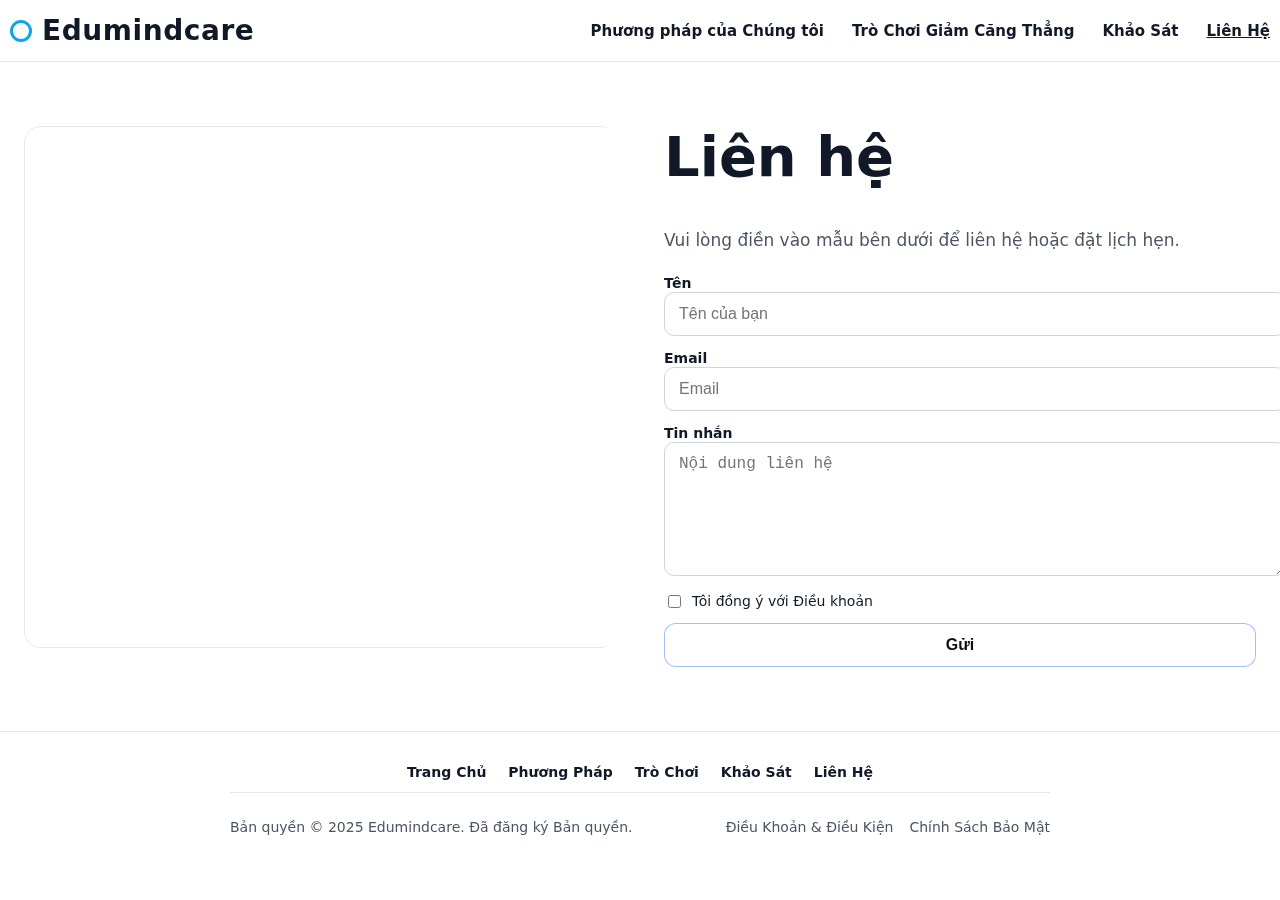
<file: contact.html>
<!DOCTYPE html>
<html lang="vi">
<head>
<meta charset="utf-8" />
<meta name="viewport" content="width=device-width, initial-scale=1" />
<title>Edumindcare – Liên hệ</title>
<style>
  :root{
    --brand:#0ea5e9; /* cyan-500 ring hint for the dot in screenshot */
    --ink:#111827;
    --muted:#4b5563;
    --bg:#ffffff;
    --border:#e5e7eb;
  }
  html{scroll-behavior:smooth}
  body{
    margin:0; background:var(--bg); color:var(--ink);
    font-family:system-ui,-apple-system,Segoe UI,Roboto,Helvetica,Arial,"Noto Sans",sans-serif;
    -webkit-font-smoothing:antialiased; -moz-osx-font-smoothing:grayscale;
  }
  a{color:inherit; text-decoration:none}
  img{max-width:100%; display:block}
  .container{max-width:1260px; padding:0 24px; margin:0 auto}
  /* === Unified Header === */
  .navbar{position:sticky; top:0; z-index:50; background:rgba(255,255,255,.96);
          border-bottom:1px solid var(--border); backdrop-filter:saturate(160%) blur(8px)}
  .nav-row{display:flex; align-items:center; justify-content:space-between; gap:16px; padding:14px 10px}
  .brand{display:flex; align-items:center; gap:10px; font-weight:900; letter-spacing:.02em; font-size:28px}
  .brand-dot{width:16px; height:16px; border:3px solid var(--brand); border-radius:50%}
  .links{display:flex; gap:28px; font-weight:700; font-size:15px}
  .links a[aria-current="page"]{text-decoration:underline}
  /* Sections / utilities */
  .section{padding:64px 0}
  .lead{font-size:17px; color:var(--muted); line-height:1.75}
  .title-hero{font-size:40px; line-height:1.12; font-weight:900; margin-top:0}
  @media(min-width:768px){ .title-hero{font-size:56px} }
  .frame{border:1px solid var(--border); border-radius:16px; overflow:hidden}
  .tall{height:520px}
  /* Footer */
  footer{padding:32px 0; border-top:1px solid var(--border)}
  .footer-links{display:flex; gap:22px; justify-content:center; flex-wrap:wrap; font-weight:700; font-size:14px}
  .divider{height:1px; background:var(--border); max-width:820px; margin:12px auto}
  .footer-meta{display:flex; justify-content:space-between; align-items:center; gap:16px; max-width:820px; margin:0 auto; color:var(--muted); font-size:14px}
  /* Reveal */
  .reveal{opacity:0; transform:translateY(14px) scale(.997); filter:blur(3px);
    transition:opacity .7s cubic-bezier(.25,.9,.25,1), transform .7s cubic-bezier(.25,.9,.25,1), filter .7s cubic-bezier(.25,.9,.25,1)}
  .reveal.in-view{opacity:1; transform:none; filter:none}
  @media (prefers-reduced-motion: reduce){ .reveal{transition:none; transform:none; filter:none; opacity:1} }

  .input{width:100%; padding:12px 14px; border:1px solid #d1d5db; border-radius:10px; outline:none; font-size:16px}
  .input:focus{border-color:#3b82f6; box-shadow:0 0 0 3px rgba(59,130,246,.15)}
  .btn{display:inline-flex; align-items:center; justify-content:center; gap:10px;
       padding:12px 18px; border-radius:12px; font-weight:800; font-size:16px;
       background:#fff; color:#111; border:1.5px solid rgba(59,130,246,.5)}
</style>
</head>
<body>

  <header class="navbar">
    <nav class="container nav-row">
      <a class="brand" href="index.html"><span class="brand-dot" aria-hidden="true"></span> <span>Edumindcare</span></a>
      <div class="links">
        <a href="about.html">Phương pháp của Chúng tôi</a>
        <a href="games.html">Trò Chơi Giảm Căng Thẳng</a>
        <a href="survey.html">Khảo Sát</a>
        <a href="contact.html" aria-current="page">Liên Hệ</a>
      </div>
    </nav>
  </header>

<section class="section">
  <div class="container" style="display:grid; grid-template-columns:1fr 1fr; gap:48px; align-items:start">
    <div class="frame reveal" style="border:none">
      <iframe title="Bản đồ - 123 Lê Lai, Quận 1, TP.HCM"
        src="https://www.google.com/maps?q=123%20L%C3%AA%20Lai,%20B%E1%BA%BFn%20Th%C3%A0nh,%20Qu%E1%BA%ADn%201,%20TP.HCM&output=embed&z=16"
        style="display:block; border:1px solid var(--border); width:100%; height:520px; border-radius:16px"></iframe>
    </div>
    <div class="reveal">
      <h1 class="title-hero">Liên hệ</h1>
      <p class="lead" style="margin-top:6px">Vui lòng điền vào mẫu bên dưới để liên hệ hoặc đặt lịch hẹn.</p>
      <form style="display:grid; gap:12px; margin-top:14px">
        <div><label style="font-size:14px; font-weight:700">Tên</label><input class="input" placeholder="Tên của bạn"></div>
        <div><label style="font-size:14px; font-weight:700">Email</label><input type="email" class="input" placeholder="Email"></div>
        <div><label style="font-size:14px; font-weight:700">Tin nhắn</label><textarea rows="6" class="input" placeholder="Nội dung liên hệ"></textarea></div>
        <label style="font-size:14px; display:flex; align-items:center; gap:8px"><input type="checkbox"> Tôi đồng ý với Điều khoản</label>
        <button type="button" class="btn" onclick="location.href='thanks.html'">Gửi</button>
      </form>
    </div>
  </div>
</section>

  <footer>
    <div class="container" style="text-align:center">
      <div class="footer-links">
        <a href="index.html">Trang Chủ</a>
        <a href="about.html">Phương Pháp</a>
        <a href="games.html">Trò Chơi</a>
        <a href="survey.html">Khảo Sát</a>
        <a href="contact.html" aria-current="page">Liên Hệ</a>
      </div>
      <div class="divider"></div>
      <div class="footer-meta">
        <p>Bản quyền © 2025 Edumindcare. Đã đăng ký Bản quyền.</p>
        <div style="display:flex; gap:16px">
          <a href="terms.html">Điều Khoản & Điều Kiện</a>
          <a href="privacy.html">Chính Sách Bảo Mật</a>
        </div>
      </div>
    </div>
  </footer>
  <script>
    const nodes=[...document.querySelectorAll('.reveal')];
    const io=new IntersectionObserver((entries)=>{
      entries.forEach(e=>{ if(e.isIntersecting){ e.target.classList.add('in-view'); io.unobserve(e.target);} });
    },{threshold:.16, rootMargin:'0px 0px -12% 0px'});
    nodes.forEach(n=>io.observe(n));
  </script>

</body>
</html>
</file>
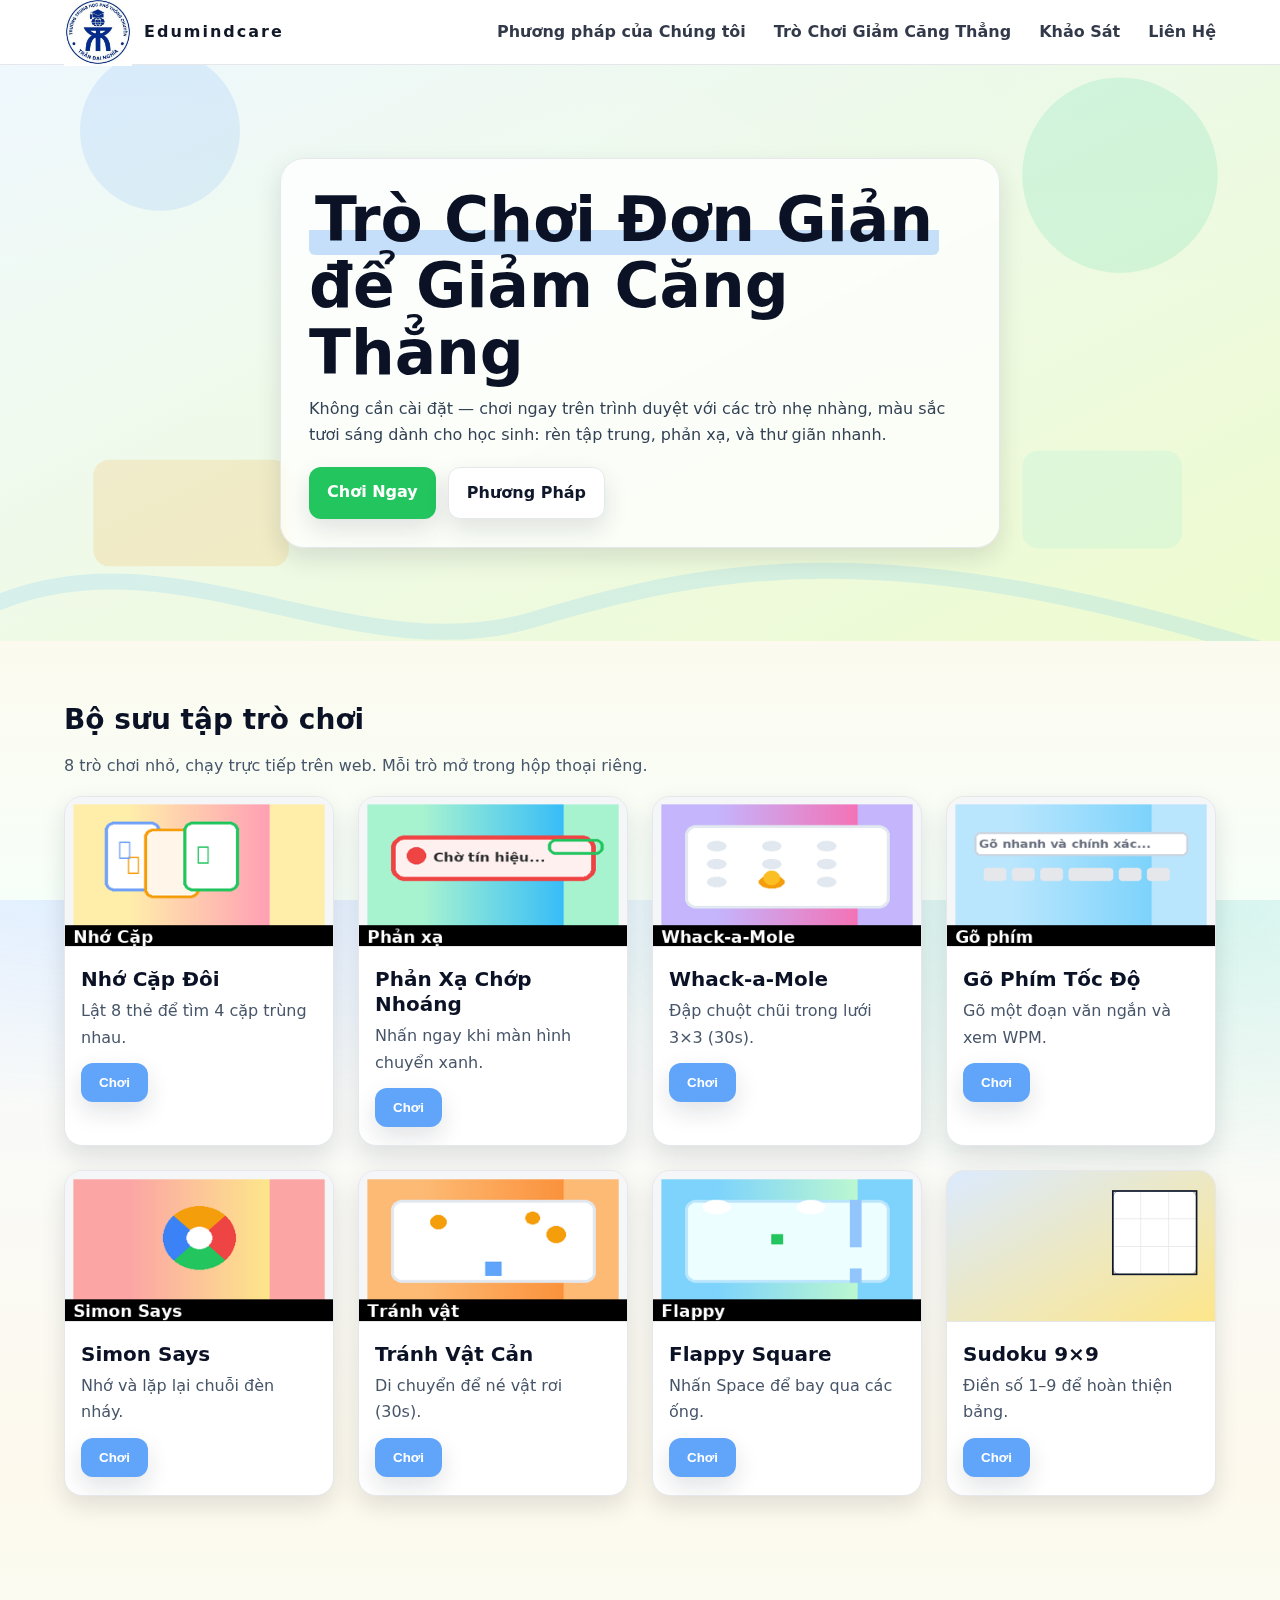
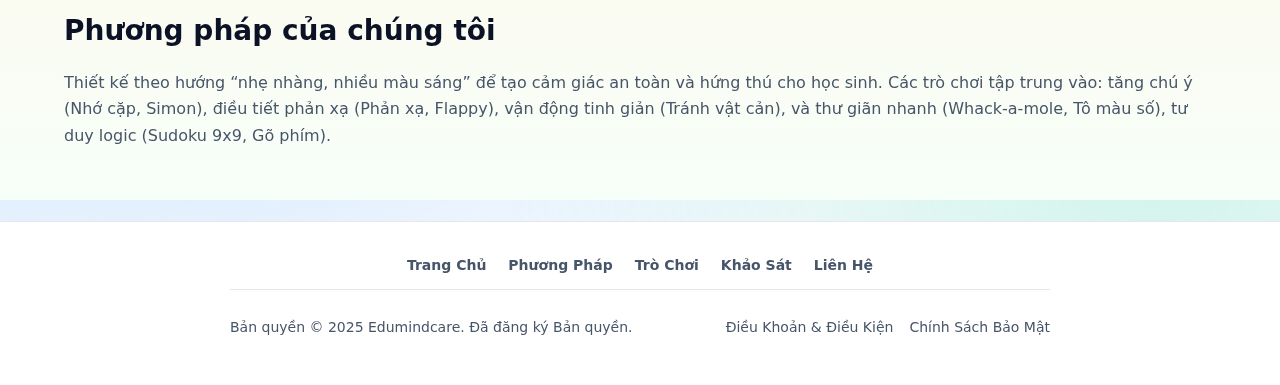
<file: gamelist.html>
<!DOCTYPE html>
<html lang="vi">
<head>
<meta charset="utf-8"/>
<meta name="viewport" content="width=device-width, initial-scale=1"/>
<title>Edumindcare — Trò Chơi Giảm Căng Thẳng</title>
<style>
:root{
  --brand:#111827;           /* text dark */
  --text:#0f172a;            /* primary text */
  --muted:#475569;           /* slate-600 */
  --surface:#ffffff;         /* cards/header/footer */
  --border:#e5e7eb;          /* gray-200 */
  --primary:#22c55e;         /* green-500 */
  --accent:#60a5fa;          /* blue-400 */
  --accent2:#f59e0b;         /* amber-500 */
  --radius:18px;
  --shadow:0 10px 25px rgba(15, 23, 42, .12);
  --container:1200px;
}
*{box-sizing:border-box}
html,body{height:100%}
body{
  margin:0;
  color:var(--text);
  background:
    radial-gradient(1200px 500px at 10% -10%, rgba(96,165,250,.20), transparent 60%),
    radial-gradient(1100px 480px at 90% 0%, rgba(52,211,153,.18), transparent 60%),
    linear-gradient(180deg, #f7fbff, #fdf9ed 65%, #f7fff9);
  font:16px/1.65 ui-sans-serif, system-ui, -apple-system, Segoe UI, Roboto, Helvetica, Arial;
}
a{color:inherit;text-decoration:none}
.container{max-width:var(--container); margin:0 auto; padding:0 24px}

/* Header (like survey: white bar, subtle border) */
header{
  position:sticky; top:0; z-index:40;
  background:var(--surface);
  border-bottom:1px solid var(--border);
}
.nav{display:flex; align-items:center; justify-content:space-between; height:64px}
.brand{font-weight:800; letter-spacing:2px; text-transform:capitalize; color:var(--brand);display:flex;align-items:center;gap:12px}
.menu{display:flex; gap:28px; font-weight:600; color:#0f172a}
.menu a{opacity:.85} .menu a:hover{opacity:1}

/* Hero */
.hero{
  position:relative; min-height:64vh; display:flex; align-items:center;
  overflow:hidden;
}
.hero::before{
  /* playful classroom-like illustration backdrop using embedded SVG */
  content:""; position:absolute; inset:0;
  background-image: url('data:image/svg+xml;utf8,\
  <svg xmlns="http://www.w3.org/2000/svg" viewBox="0 0 1440 720">\
    <defs>\
      <linearGradient id="g1" x1="0" y1="0" x2="1" y2="1">\
        <stop offset="0%" stop-color="%23f0f9ff"/>\
        <stop offset="100%" stop-color="%23ecfccb"/>\
      </linearGradient>\
    </defs>\
    <rect width="1440" height="720" fill="url(%23g1)"/>\
    <g opacity="0.16">\
      <circle cx="180" cy="110" r="90" fill="%2360a5fa"/>\
      <circle cx="1260" cy="160" r="110" fill="%2334d399"/>\
      <rect x="105" y="480" width="220" height="120" rx="18" fill="%23f59e0b"/>\
      <rect x="1150" y="470" width="180" height="110" rx="18" fill="%2381e6d9"/>\
      <path d="M0 640 C 200 560, 400 720, 600 660 S 1000 560, 1440 700" fill="none" stroke="%2345b8ff" stroke-width="18" stroke-linecap="round"/>\
    </g>\
  </svg>');
  background-size: cover; background-position:center;
  opacity:.9;
}
.hero .container{position:relative; z-index:1}
.hero-card{
  max-width:720px; background:rgba(255,255,255,.78); backdrop-filter:saturate(120%) blur(3px);
  border:1px solid var(--border); border-radius:24px; padding:28px; box-shadow: var(--shadow);
}
.hero h1{
  font-size: clamp(34px, 4.8vw, 62px); line-height:1.08; margin:0 0 10px; font-weight:900; color:#0b1226;
}
.underline{background:linear-gradient(180deg, transparent 65%, rgba(96,165,250,.35) 0); padding:0 6px; border-radius:6px}
.hero p{color:#334155; margin:0 0 18px}
.actions{display:flex; gap:12px; flex-wrap:wrap}
.btn{border:none; cursor:pointer; font-weight:700; padding:12px 18px; border-radius:12px; box-shadow: var(--shadow)}
.btn.primary{background:var(--primary); color:white}
.btn.secondary{background:white; color:#0f172a; border:1px solid var(--border)}

/* Section */
section{padding:56px 0}
.section-title{font-size:28px; font-weight:800; margin:0 0 16px 0; color:#0b1226}
.muted{color:var(--muted)}

/* Grid of games */
.grid{display:grid; grid-template-columns: repeat(4, 1fr); gap:24px}
@media (max-width: 1100px){ .grid{grid-template-columns: repeat(3, 1fr);} }
@media (max-width: 900px){ .grid{grid-template-columns: repeat(2, 1fr);} }
@media (max-width: 640px){ .grid{grid-template-columns: 1fr;} }

.card{
  background:var(--surface);
  border:1px solid var(--border);
  border-radius: var(--radius);
  overflow:hidden; box-shadow: var(--shadow);
  display:flex; flex-direction:column;
}
.thumb{
  position:relative; width:100%; aspect-ratio:16/9; overflow:hidden;
}
/* Pastel illustrated backgrounds per game */
.thumb.p1{background:linear-gradient(135deg, #dbeafe, #fef9c3)}
.thumb.p2{background:linear-gradient(135deg, #dcfce7, #e0e7ff)}
.thumb.p3{background:linear-gradient(135deg, #fee2e2, #e9d5ff)}
.thumb.p4{background:linear-gradient(135deg, #fde68a, #bae6fd)}
.thumb svg{position:absolute; inset:0; width:100%; height:100%; opacity:.4}

.card-body{padding:16px 16px 18px}
.card h3{margin:4px 0 6px; font-size:20px; line-height:1.25; color:#0b1226}
.card p{margin:0 0 12px; color:#475569}
.play-btn{align-self:flex-start; margin-top:auto; background:var(--accent); color:white}

/* Modal (light) */
.modal{position:fixed; inset:0; display:none; place-items:center; background:rgba(15,23,42,.28); z-index:60}
.modal.open{display:grid}
.modal-card{width:min(960px,92vw); background:#ffffff; border:1px solid var(--border); border-radius:22px; box-shadow:var(--shadow); overflow:hidden; display:flex; flex-direction:column}
.modal-header{display:flex; align-items:center; justify-content:space-between; gap:12px; padding:14px 16px; border-bottom:1px solid var(--border)}
.modal-header h3{margin:0; font-size:18px; color:#0b1226}
.close{background:white; border:1px solid var(--border); color:#0b1226; border-radius:10px; padding:6px 10px; cursor:pointer}
.game-wrap{padding:16px}
.game-wrap>*{width:100%}
canvas{background:#f1f5f9; border-radius:12px}

/* Footer like survey: centered links + copyright */
footer{
  background:var(--surface);
  border-top:1px solid var(--border);
  color:#475569;
}
.footer-inner{max-width:var(--container); margin:0 auto; padding:24px}
.footer-menu{display:flex; justify-content:center; gap:28px; font-weight:700; color:#0f172a}
.footer-copy{display:flex; justify-content:space-between; align-items:center; flex-wrap:wrap; gap:16px; margin-top:16px}
.pill{display:inline-block; padding:4px 10px; border-radius:999px; background:#ecfeff; color:#0b7285; font-size:12px}

  /* Standardized logo sizing (like index) */
  .brand .logo{height:56px; width:auto; object-fit:contain; display:block}
  @media(min-width:900px){ .brand .logo{height:68px} }

footer{padding:32px 0; border-top:1px solid var(--border)}
.footer-links{display:flex; gap:22px; justify-content:center; flex-wrap:wrap; font-weight:700; font-size:14px}
.divider{height:1px; background:var(--border); max-width:820px; margin:12px auto}
.footer-meta{display:flex; justify-content:space-between; align-items:center; gap:16px; max-width:820px; margin:0 auto; color:var(--muted); font-size:14px}

  html { scroll-behavior: smooth; }
  #games { scroll-margin-top: 80px; }
</style>

<style>
.wam-wrap{display:flex;flex-direction:column;align-items:center;gap:10px}
.wam-hud{display:flex;gap:12px;align-items:center;font-weight:700}
.wam-hud .pill{background:#ecfeff;color:#0369a1;padding:4px 10px;border-radius:999px}
.wam-board{width:min(92vw,420px);aspect-ratio:1/1;display:grid;grid-template-columns:repeat(3,1fr);gap:10px;padding:10px;border-radius:16px;background:#f8fafc;border:1px solid var(--border)}
.wam-hole{position:relative;border-radius:14px;background:#ffffff;box-shadow:inset 0 0 0 1px var(--border),0 6px 14px rgba(15,23,42,.08);overflow:hidden;cursor:pointer;user-select:none}
.wam-mole{position:absolute;inset:auto 12% 6% 12%;height:58%;border-radius:16px;background:linear-gradient(180deg,#fde68a,#f59e0b);display:none;box-shadow:0 8px 16px rgba(245,158,11,.25)}
.wam-hole.active .wam-mole{display:block}
.wam-ctrl{display:flex;gap:10px;margin-top:6px}
.wam-ctrl .btn{padding:10px 14px}
</style>

</head>
<body>

<header>
  <div class="container nav">
    <a href="index.html" class="brand"><img class="logo" src="logo.jpg" alt="Logo Trần Đại Nghĩa"><span>Edumindcare</span></a>
    <nav class="menu">
      <a href="about.html">Phương pháp của Chúng tôi</a>
      <a href="games.html">Trò Chơi Giảm Căng Thẳng</a>
      <a href="survey.html">Khảo Sát</a>
      <a href="contact.html">Liên Hệ</a>
    </nav>
  </div>
</header>

<section class="hero">
  <div class="container">
    <div class="hero-card">
      <h1><span class="underline">Trò Chơi Đơn Giản</span> để Giảm Căng Thẳng</h1>
      <p>Không cần cài đặt — chơi ngay trên trình duyệt với các trò nhẹ nhàng, màu sắc tươi sáng dành cho học sinh: rèn tập trung, phản xạ, và thư giãn nhanh.</p>
      <div class="actions">
        <a class="btn primary" href="#games">Chơi Ngay</a>
        <a class="btn secondary" href="about.html">Phương Pháp</a>
      </div>
    </div>
  </div>
</section>

<section id="games">
  <div class="container">
    <div class="section-title">Bộ sưu tập trò chơi</div>
    <p class="muted" style="margin-top:-6px">8 trò chơi nhỏ, chạy trực tiếp trên web. Mỗi trò mở trong hộp thoại riêng.</p>

    <div class="grid" id="gameGrid"></div>
  </div>
</section>

<section id="about">
  <div class="container">
    <div class="section-title">Phương pháp của chúng tôi</div>
    <p class="muted">Thiết kế theo hướng “nhẹ nhàng, nhiều màu sáng” để tạo cảm giác an toàn và hứng thú cho học sinh. Các trò chơi tập trung vào: tăng chú ý (Nhớ cặp, Simon), điều tiết phản xạ (Phản xạ, Flappy), vận động tinh giản (Tránh vật cản), và thư giãn nhanh (Whack‑a‑mole, Tô màu số), tư duy logic (Sudoku 9x9, Gõ phím).</p>
  </div>
</section>

<footer>
  <div class="container" style="text-align:center">
    <div class="footer-links">
      <a href="index.html">Trang Chủ</a>
      <a href="about.html">Phương Pháp</a>
      <a href="gamelist.html">Trò Chơi</a>
      <a href="survey.html">Khảo Sát</a>
      <a href="contact.html">Liên Hệ</a>
    </div>
    <div class="divider"></div>
    <div class="footer-meta">
      <p>Bản quyền © 2025 Edumindcare. Đã đăng ký Bản quyền.</p>
      <div style="display:flex; gap:16px">
        <a href="terms.html">Điều Khoản & Điều Kiện</a>
        <a href="privacy.html">Chính Sách Bảo Mật</a>
      </div>
    </div>
  </div>
</footer>

<!-- Modal -->
<div id="modal" class="modal" role="dialog" aria-modal="true" aria-labelledby="modalTitle">
  <div class="modal-card">
    <div class="modal-header">
      <h3 id="modalTitle">Trò chơi</h3>
      <div class="pill" id="gameTip">Mẹo chơi</div>
      <button class="close" id="closeModal" aria-label="Đóng">Đóng</button>
    </div>
    <div class="game-wrap" id="gameWrap"></div>
  </div>
</div>

<script>
const icon = (name) => `
<svg viewBox="0 0 100 56" xmlns="http://www.w3.org/2000/svg">
  <g fill="none" stroke="#0f172a" stroke-width="2" opacity=".45">
    <rect x="4" y="6" width="92" height="36" rx="8"/>
    <circle cx="20" cy="48" r="6"/><rect x="34" y="43" width="50" height="10" rx="6"/>
  </g>
  <g fill-opacity=".85">
    <circle cx="24" cy="24" r="6" fill="#22c55e"/>
    <circle cx="40" cy="24" r="6" fill="#60a5fa"/>
    <circle cx="56" cy="24" r="6" fill="#f59e0b"/>
    <circle cx="72" cy="24" r="6" fill="#ef4444"/>
  </g>
</svg>`;


const imgs={"memory": "[data-uri]", "reaction": "[data-uri]", "mole": "[data-uri]", "typing": "[data-uri]", "simon": "[data-uri]", "dodger": "[data-uri]", "flappy": "[data-uri]", "sudoku": "data:image/svg+xml;utf8,%3Csvg%20xmlns%3D%22http%3A//www.w3.org/2000/svg%22%20width%3D%22320%22%20height%3D%22180%22%20viewBox%3D%220%200%20320%20180%22%3E%0A%20%20%3Cdefs%3E%3ClinearGradient%20id%3D%22bg%22%20x1%3D%220%22%20x2%3D%221%22%20y1%3D%220%22%20y2%3D%221%22%3E%3Cstop%20offset%3D%220%25%22%20stop-color%3D%22%23dbeafe%22/%3E%3Cstop%20offset%3D%22100%25%22%20stop-color%3D%22%23fde68a%22/%3E%3C/linearGradient%3E%3C/defs%3E%0A%20%20%3Crect%20width%3D%22320%22%20height%3D%22180%22%20fill%3D%22url%28%23bg%29%22/%3E%0A%20%20%3Cg%20transform%3D%22translate%28198%2C24%29%22%3E%0A%20%20%20%20%3Crect%20x%3D%220%22%20y%3D%220%22%20width%3D%22100%22%20height%3D%22100%22%20rx%3D%228%22%20fill%3D%22%23ffffff%22%20stroke%3D%22%2394a3b8%22/%3E%0A%20%20%20%20%3Cline%20x1%3D%2233.3%22%20y1%3D%220%22%20x2%3D%2233.3%22%20y2%3D%22100%22%20stroke%3D%22%23e5e7eb%22/%3E%3Cline%20x1%3D%2266.6%22%20y1%3D%220%22%20x2%3D%2266.6%22%20y2%3D%22100%22%20stroke%3D%22%23e5e7eb%22/%3E%0A%20%20%20%20%3Cline%20x1%3D%220%22%20y1%3D%2233.3%22%20x2%3D%22100%22%20y2%3D%2233.3%22%20stroke%3D%22%23e5e7eb%22/%3E%3Cline%20x1%3D%220%22%20y1%3D%2266.6%22%20x2%3D%22100%22%20y2%3D%2266.6%22%20stroke%3D%22%23e5e7eb%22/%3E%0A%20%20%20%20%3Crect%20x%3D%220%22%20y%3D%220%22%20width%3D%22100%22%20height%3D%22100%22%20fill%3D%22none%22%20stroke%3D%22%230f172a%22%20stroke-width%3D%222%22/%3E%0A%20%20%3C/g%3E%0A%3C/svg%3E"};
const games=[
  {key:'memory', title:'Nhớ Cặp Đôi', desc:'Lật 8 thẻ để tìm 4 cặp trùng nhau.', tip:'Nhìn nhanh, ghi nhớ vị trí cặp.' , theme:'p1'},
  {key:'reaction', title:'Phản Xạ Chớp Nhoáng', desc:'Nhấn ngay khi màn hình chuyển xanh.', tip:'Thư giãn tay, tập trung mắt.' , theme:'p2'},
  {key:'mole', title:'Whack‑a‑Mole', desc:'Đập chuột chũi trong lưới 3×3 (30s).', tip:'Nhắm chính xác thay vì bấm loạn.' , theme:'p3'},
  {key:'typing', title:'Gõ Phím Tốc Độ', desc:'Gõ một đoạn văn ngắn và xem WPM.', tip:'Ưu tiên chính xác trước tốc độ.' , theme:'p4'},
  {key:'simon', title:'Simon Says', desc:'Nhớ và lặp lại chuỗi đèn nháy.', tip:'Đọc thầm chuỗi màu trong đầu.' , theme:'p2'},
  {key:'dodger', title:'Tránh Vật Cản', desc:'Di chuyển để né vật rơi (30s).', tip:'Nhìn trước đường rơi của vật.' , theme:'p1'},
  {key:'flappy', title:'Flappy Square', desc:'Nhấn Space để bay qua các ống.', tip:'Nhịp đều: nhấn ngắn và đều tay.' , theme:'p3'},
  {key:'sudoku', title:'Sudoku 9×9', desc:'Điền số 1–9 để hoàn thiện bảng.', tip:'Mỗi hàng/cột/khối 3×3 đủ 1–9.', theme:'p4'}
];

const grid=document.getElementById('gameGrid');
games.forEach(g=>{
  const card=document.createElement('article');
  card.className='card';
  card.innerHTML=`
    <div class="thumb ${g.theme}">
      <img src="${imgs[g.key]}" alt="${g.title}" style="width:100%;height:100%;object-fit:cover;display:block;border-bottom:1px solid var(--border)"/>
    </div>
    <div class="card-body">
      <h3>${g.title}</h3>
      <p>${g.desc}</p>
      <button class="play-btn btn" style="background:var(--accent);color:white" data-game="${g.key}">Chơi</button>
    </div>`;
  grid.appendChild(card);
});

// Modal wiring
const modal=document.getElementById('modal'), wrap=document.getElementById('gameWrap'), title=document.getElementById('modalTitle'), tip=document.getElementById('gameTip');
document.addEventListener('click', (e)=>{
  const b=e.target.closest('.play-btn'); if(b){ openGame(b.dataset.game); }
});
document.getElementById('closeModal').onclick=closeModal;
modal.addEventListener('click', e=>{ if(e.target===modal) closeModal(); });
function openModal(t, ttip){ title.textContent=t; tip.textContent=ttip||''; modal.classList.add('open'); }
function closeModal(){ modal.classList.remove('open'); wrap.innerHTML=''; }
function openGame(key){
  const meta=games.find(x=>x.key===key); openModal(meta.title, meta.tip);
  wrap.innerHTML=''; const host=document.createElement('div'); wrap.appendChild(host);
  ({memory:initMemory, reaction:initReaction, mole:initMole, typing:initTyping, simon:initSimon, dodger:initDodger, flappy:initFlappy, sudoku:initSudoku})[key](host);
}

/* ===== GAMES (same mechanics, brighter canvases) ===== */
function initMemory(root){
  const emojis=['🍀','🍋','🍒','⭐']; const deck=shuffle([...emojis,...emojis]).map((v,i)=>({id:i,v,open:false,done:false}));
  let first=null,moves=0,matched=0;
  root.innerHTML=`<div style="display:flex;gap:12px;align-items:center;margin-bottom:12px"><span style="background:#e0f2fe;color:#0c4a6e;padding:4px 10px;border-radius:999px;font-size:12px">Lượt: <b id="mm">0</b></span></div>
  <div style="display:grid;grid-template-columns:repeat(4,1fr);gap:10px">${deck.map(c=>`<button class="tile" data-id="${c.id}" style="aspect-ratio:1/1;border-radius:16px;border:1px solid #dbeafe;background:#fff;font-size:34px;cursor:pointer;box-shadow:var(--shadow)"></button>`).join('')}</div>`;
  root.querySelectorAll('.tile').forEach(b=>b.addEventListener('click',()=>{
    const id=+b.dataset.id; const card=deck[id]; if(card.done||card.open) return;
    flip(b,card);
    if(!first){first={b,card};}
    else{ moves++; root.querySelector('#mm').textContent=moves;
      if(first.card.v===card.v){ card.done=first.card.done=true; matched+=2; first=null; if(matched===deck.length) setTimeout(()=>alert('Hoàn thành! Lượt: '+moves), 200); }
      else{ setTimeout(()=>{ unflip(b,card); unflip(first.b,first.card); first=null; }, 650); }
    }
  }));
  function flip(b,c){c.open=true; b.textContent=c.v; b.style.background='#e0f2fe';}
  function unflip(b,c){c.open=false; b.textContent=''; b.style.background='#ffffff';}
}

function initReaction(root){
  const box=document.createElement('div');
  box.style.cssText='height:360px;border-radius:16px;border:1px solid #fde68a;background:#fff;display:flex;align-items:center;justify-content:center;user-select:none;box-shadow:var(--shadow)';
  let ready=false,start=0,tmo; box.textContent='Nhấn để bắt đầu, chờ màu xanh lá';
  box.addEventListener('click',()=>{
    if(!ready){ box.style.background='#fee2e2'; box.textContent='Đợi tín hiệu...';
      tmo=setTimeout(()=>{ box.style.background='#dcfce7'; box.textContent='BẤM NGAY!'; ready=true; start=performance.now(); }, 1000+Math.random()*2500);
    }else{ const t=Math.round(performance.now()-start); box.textContent='Phản xạ: '+t+' ms — nhấn để chơi lại'; box.style.background='#fff'; ready=false; clearTimeout(tmo); }
  });
  root.appendChild(box);
}


function initMole(root){
  // Whack‑a‑Mole with progressive difficulty
  let score=0,time=30,live=false,last=-1,timer=null,loop=null;
  root.innerHTML = `
    <div class="wam-wrap">
      <div class="wam-hud">
        <span class="pill">Điểm: <b id="wamScore">0</b></span>
        <span class="pill">Thời gian: <b id="wamTime">30</b>s</span>
      </div>
      <div class="wam-board" id="wamBoard">
        ${Array.from({length:9}).map(()=>`<div class="wam-hole"><div class="wam-mole" aria-hidden="true"></div></div>`).join('')}
      </div>
      <div class="wam-ctrl">
        <button class="btn primary" id="wamStart">Bắt đầu</button>
        <button class="btn secondary" id="wamStop">Dừng</button>
      </div>
    </div>`;

  const board = root.querySelector('#wamBoard');
  const holes = [...board.querySelectorAll('.wam-hole')];
  const scoreEl = root.querySelector('#wamScore');
  const timeEl  = root.querySelector('#wamTime');

  function pick(){
    let i; do{ i = Math.floor(Math.random()*holes.length) }while(i===last);
    last=i; return holes[i];
  }
  function calcShow(){
    const elapsed = 30 - time;            // tăng dần theo thời gian
    const byTime = elapsed * 18;          // mỗi giây nhanh hơn ~18ms
    const byScore = Number(scoreEl.textContent) * 10; // nhanh hơn theo điểm
    const base = 900;
    return Math.max(300, base - byTime - byScore);
  }
  function pop(){
    holes.forEach(h=>h.classList.remove('active'));
    if(!live) return;
    const h = pick(); h.classList.add('active');
    loop = setTimeout(pop, calcShow());
  }
  function start(){
    if(live) return;
    live = true; score=0; time=30;
    scoreEl.textContent = score; timeEl.textContent = time;
    pop();
    timer = setInterval(()=>{
      time--; timeEl.textContent = time;
      if(time<=0) stop(true);
    }, 1000);
  }
  function stop(end=false){
    live=false;
    clearInterval(timer); clearTimeout(loop);
    holes.forEach(h=>h.classList.remove('active'));
    if(end) alert('Kết thúc! Điểm: '+scoreEl.textContent);
  }
  board.addEventListener('click',e=>{
    const hole = e.target.closest('.wam-hole'); if(!hole||!live) return;
    if(hole.classList.contains('active')){
      score++; scoreEl.textContent=score; hole.classList.remove('active');
    }
  });
  root.querySelector('#wamStart').onclick=start;
  root.querySelector('#wamStop').onclick=()=>stop(false);
}


function initTyping(root){
  // Gõ Phím Tốc Độ — IME-friendly, chỉ tiến khi đúng, văn bản sạch lỗi chính tả
  const passages=[
    "the morning sun rises over the quiet field as birds call in soft light and the earth slowly warms beneath steady steps along a narrow path of wild grass and tiny flowers open to the day",
    "in a small kitchen the kettle sings warm ginger scent fills the air the cat curls and sleeps on the cool tiles the clock ticks in gentle rhythm and a thin ray of light moves across the floor",
    "after the rain the city feels new white clouds drift above tall buildings the river carries pale reflections along the quay bicycles pass with thin tire sounds and leaves shimmer with silver drops of water",
    "night is calm crickets whisper pages turn softly a gentle breeze moves the curtain in a slow wave quiet memories return with steady words that soothe and a distant train hums through the dark",
    "on the hillside children run in long grass their shoes wet with dew distant bells ring from the valley the stream threads between stones and the day stretches wide and simple like a clear road"
  ];

  let text="", started=false, startTime=0, pos=0, correct=0, errors=0, time=60, tInterval=null;

  root.innerHTML = `
    <div style="border:1px solid #e5e7eb;padding:16px;border-radius:16px;background:#fff;box-shadow:var(--shadow)">
      <div style="display:flex;gap:10px;align-items:center;margin-bottom:10px;font-weight:700">
        <span class="pill" style="background:#ecfeff;color:#0369a1">Thời gian: <b id="tt">60</b>s</span>
        <span class="pill" style="background:#eef2ff;color:#3730a3">WPM: <b id="tw">0</b></span>
        <span class="pill" style="background:#f0fdf4;color:#166534">Độ chính xác: <b id="ta">100</b>%</span>
        <span class="pill" style="background:#fff7ed;color:#9a3412">Lỗi: <b id="te">0</b></span>
      </div>
      <div id="p" style="min-height:120px;margin-bottom:10px;line-height:1.7;font-size:16px;color:#1f2937"></div>
      <input id="i" disabled placeholder="Nhấn Bắt đầu để chơi..." spellcheck="false" autocapitalize="off" autocomplete="off" autocorrect="off"
             style="width:100%;padding:12px;border:1px solid #cbd5e1;border-radius:12px;outline:none"/>
      <div style="display:flex;gap:10px;justify-content:space-between;margin-top:12px">
        <div>
          <button class="btn primary" id="ts">Bắt đầu</button>
          <button class="btn secondary" id="tr">Chơi lại</button>
        </div>
        <small style="opacity:.8">Con trỏ chỉ tiến khi gõ đúng. WPM = (ký tự đúng/5) mỗi phút.</small>
      </div>
    </div>`;

  const P=root.querySelector('#p'), I=root.querySelector('#i');
  const TT=root.querySelector('#tt'), TW=root.querySelector('#tw'), TE=root.querySelector('#te'), TA=root.querySelector('#ta');

  function render(){
    const done = text.slice(0, pos);
    const caret = text[pos] || "";
    const todo = text.slice(pos+1);
    P.innerHTML = `<span style="color:#16a34a">${done}</span>` +
                  (caret ? `<span id="caret" style="border-bottom:2px solid #16a34a">${caret}</span>` : ``) +
                  `<span>${todo}</span>`;
  }

  function updateStats(){
    const elapsed = Math.max((Date.now()-startTime)/1000, 1);
    const wpm = Math.round((correct/5) / (elapsed/60));
    const acc = Math.max(0, Math.round( (correct/(correct+errors||1))*100 ));
    TW.textContent = wpm; TA.textContent = acc; TE.textContent = errors;
  }

  function reset(passNew=true){
    started=false; startTime=0; pos=0; correct=0; errors=0; time=60;
    if(passNew){ text = passages[Math.floor(Math.random()*passages.length)]; }
    TT.textContent = time; TW.textContent = 0; TA.textContent=100; TE.textContent = 0;
    I.value=""; I.disabled=true;
    render();
    if(tInterval){ clearInterval(tInterval); tInterval=null; }
  }

  function start(){
    reset(false);
    started=true; startTime=Date.now(); I.disabled=false; I.focus();
    tInterval = setInterval(()=>{
      time--; TT.textContent=time; updateStats();
      if(time<=0){ finish(); }
    }, 1000);
  }

  function finish(){
    if(tInterval){ clearInterval(tInterval); tInterval=null; }
    I.disabled=true; updateStats();
    alert(`Hết giờ! WPM: ${TW.textContent} • Độ chính xác: ${TA.textContent}% • Lỗi: ${errors}`);
  }

  // Chặn dán
  I.addEventListener('beforeinput', e=>{ if(e.inputType==='insertFromPaste') e.preventDefault(); });

  // Hỗ trợ IME: so khớp theo tiền tố dài nhất khớp, không dựa vào ký tự cuối thô
  I.addEventListener('input', ()=>{
    if(!started) return;
    const v = I.value;
    // Tính tiền tố khớp dài nhất giữa v và text từ vị trí 0
    let k = pos;
    while(k < v.length && k < text.length && v[k] === text[k]) k++;
    if(k > pos){ correct += (k - pos); pos = k; }
    else{
      // ký tự mới không khớp => tăng lỗi, loại bỏ ký tự dư
      errors++; I.value = v.slice(0, pos);
      const c = document.getElementById('caret');
      if(c){ c.style.borderBottomColor = '#ef4444'; setTimeout(()=>{ if(c) c.style.borderBottomColor='#16a34a'; }, 160); }
    }
    render();
    updateStats();
    if(pos>=text.length) finish();
  });

  root.querySelector('#ts').onclick=()=>{ if(!started) start(); };
  root.querySelector('#tr').onclick=()=>{ reset(true); };

  reset(true);
}

function initSimon(root){
  const colors=['#ef4444','#22c55e','#3b82f6','#f59e0b'];
  let seq=[], user=[], level=0, lock=false;
  root.innerHTML=`
    <div style="display:flex;gap:12px;margin-bottom:10px;align-items:center;font-weight:700">
      <span class="pill" style="background:#eef2ff;color:#3730a3">Cấp: <b id="lv">0</b></span>
      <button class="btn primary" id="start">Bắt đầu</button>
    </div>
    <div id="pad" style="display:grid;grid-template-columns:repeat(2,1fr);gap:12px">
      ${colors.map((c,i)=>`
        <button class="cell" data-i="${i}" aria-label="màu ${i}" 
          style="height:110px;border-radius:16px;border:1px solid var(--border);
                 background:${c}; opacity:.35; transition:transform .18s, opacity .18s, box-shadow .18s;
                 box-shadow:var(--shadow)"></button>`).join('')}
    </div>`;

  const pad=root.querySelector('#pad');
  const startBtn=root.querySelector('#start');
  startBtn.onclick = () => { startBtn.style.visibility='hidden'; start(); };
  pad.querySelectorAll('.cell').forEach(b=> b.onclick = () => { if(lock) return; click(+b.dataset.i); });

  function start(){ seq=[]; level=0; next(); }
  function next(){
    level++; root.querySelector('#lv').textContent=level; user=[];
    seq.push(Math.floor(Math.random()*4));
    play();
  }
  function flash(i){
    const b=pad.querySelector(`.cell[data-i="${i}"]`);
    b.style.opacity='1';
    b.style.transform='scale(1.06)';
    b.style.boxShadow='0 0 0 3px rgba(255,255,255,.9) inset, 0 0 22px rgba(0,0,0,.18)';
    setTimeout(()=>{
      b.style.opacity='.35';
      b.style.transform='scale(1)';
      b.style.boxShadow='var(--shadow)';
    }, 260);
  }
  function play(){
    lock=true;
    seq.forEach((i,k)=> setTimeout(()=> flash(i), 520*k + 120));
    setTimeout(()=> lock=false, 520*seq.length + 140);
  }
  function click(i){
    flash(i);
    user.push(i);
    const ok = user.every((v,ix)=> v===seq[ix]);
    if(!ok){
      lock=true;
      alert('Sai rồi! Cấp đạt: '+level);
      startBtn.style.visibility='visible';
      return;
    }
    if(user.length===seq.length){
      setTimeout(next, 450);
    }
  }
}

function initDodger(root){
  // Tránh Vật Cản — tăng dần khó theo thời gian
  let w=520,h=640, player={x:140,y:380,size:24}, hazards=[], live=false, score=0, startTime=0, spawnT=0;
  root.innerHTML = `<div style="display:flex;justify-content:center"><div style="display:flex;flex-direction:column;align-items:center">
    <div style="display:flex;gap:12px;margin-bottom:8px;align-items:center;font-weight:700">
      <span class="pill" style="background:#eef2ff;color:#3730a3">Điểm: <b id="dzs">0</b></span>
      <button class="btn primary" id="dzStart">Bắt đầu</button>
    </div>
    <div style="width:${w}px;height:${h}px;border:1px solid var(--border);border-radius:12px;overflow:hidden;background:#f8fafc;position:relative">
      <canvas id="dz" width="${w}" height="${h}"></canvas>
    </div></div></div>`;

  const cvs=root.querySelector('#dz'), ctx=cvs.getContext('2d');
  const scoreEl=root.querySelector('#dzs'); const startBtn=root.querySelector('#dzStart');
  let keys=new Set(), raf=null;

  function reset(){
    hazards=[]; score=0; scoreEl.textContent=score;
    player.x=140; player.y=380;
    startTime=performance.now(); spawnT=0;
  }
  function start(){
    if(live) return;
    live=true; reset(); startBtn.style.visibility='hidden';
    loop();
  }
  function end(){
    live=false; cancelAnimationFrame(raf); startBtn.style.visibility='visible';
    alert('Kết thúc! Điểm: '+score);
  }

  function spawn(elapsed){
    // Difficulty curve: more frequent spawns & faster fall over time
    const t = elapsed/1000;                // seconds
    const minInterval = 150;               // ms
    const baseInterval = 900;              // start ms
    const interval = Math.max(minInterval, baseInterval - t*15); // faster spawn over time
    if(elapsed - spawnT >= interval){
      spawnT = elapsed;
      // Number of hazards probabilistic
      const count = 1 + (t>15?1:0) + (t>30?1:0) + (Math.random()<Math.min(0.5, t/60)?1:0); // up to 2 after ~60s
      for(let k=0;k<count;k++){
        hazards.push({x:Math.random()*(w-16), y:-20, size:16+Math.random()*10, vy: 2 + Math.min(3, t*0.05)});
      }
    }
  }

  function loop(now){
    if(!live) return;
    raf = requestAnimationFrame(loop);
    const elapsed = performance.now() - startTime;
    spawn(elapsed);
    // Speed scales with time
    const t = elapsed/1000;
    const speedBoost = 1 + Math.min(1.5, t*0.03); // +2% per second
    hazards.forEach(o=> o.y += o.vy * speedBoost);
    hazards = hazards.filter(o=> o.y < h+30);
    // Move player
    const step=4;
    if(keys.has('ArrowLeft'))  player.x = Math.max(0, player.x-step);
    if(keys.has('ArrowRight')) player.x = Math.min(w-player.size, player.x+step);
    if(keys.has('ArrowUp'))    player.y = Math.max(0, player.y-step);
    if(keys.has('ArrowDown'))  player.y = Math.min(h-player.size, player.y+step);
    // Collisions
    for(const o of hazards){
      if(Math.abs((player.x+player.size/2)- (o.x+o.size/2)) < (player.size+o.size)/2 &&
         Math.abs((player.y+player.size/2)- (o.y+o.size/2)) < (player.size+o.size)/2){
         return end();
      }
    }
    // Score by survival time
    score = Math.floor(t*10);
    scoreEl.textContent=score;
    // Draw
    ctx.clearRect(0,0,w,h);
    ctx.fillStyle='#0ea5e9'; ctx.fillRect(player.x,player.y,player.size,player.size);
    ctx.fillStyle='#ef4444'; hazards.forEach(o=> ctx.fillRect(o.x,o.y,o.size,o.size));
  }

  window.addEventListener('keydown', e=>{ if(['ArrowLeft','ArrowRight','ArrowUp','ArrowDown'].includes(e.key)){ e.preventDefault(); keys.add(e.key); } });
  window.addEventListener('keyup', e=> keys.delete(e.key));
  startBtn.onclick=start;
}

function initFlappy(root){
  // Flappy Square — thêm ống cản, nút bắt đầu + đếm ngược 3-2-1
  let w=520,h=640, live=false, score=0, pipes=[], gap=120, px=60, py=200, vy=0, g=0.45, started=false;
  root.innerHTML = `
    <div style="display:flex;gap:12px;margin-bottom:8px;align-items:center;font-weight:700">
      <span class="pill" style="background:#eef2ff;color:#3730a3">Điểm: <b id="fs">0</b></span>
      <button class="btn primary" id="fsStart">Bắt đầu</button>
    </div>
    <div style="width:${w}px;height:${h}px;border:1px solid var(--border);border-radius:12px;overflow:hidden;background:linear-gradient(#e0f2fe,#bae6fd);position:relative">
      <canvas id="fc" width="${w}" height="${h}"></canvas>
      <div id="countdown" style="position:absolute;inset:0;display:flex;align-items:center;justify-content:center;font-size:64px;font-weight:800;color:#0f172a;visibility:hidden">3</div>
    </div>`;

  const cvs=root.querySelector('#fc'), ctx=cvs.getContext('2d');
  const scoreEl=root.querySelector('#fs'), startBtn=root.querySelector('#fsStart'), countdown=root.querySelector('#countdown');
  let raf=null, lastSpawn=0;

  function reset(){
    score=0; scoreEl.textContent=score;
    pipes=[]; gap=120; px=60; py=200; vy=0; lastSpawn=0;
  }

  function start(){
    if(live) return;
    reset(); started=false; startBtn.style.visibility='hidden';
    // countdown 3-2-1
    countdown.style.visibility='visible';
    let n=3; countdown.textContent=n;
    const iv=setInterval(()=>{
      n--; countdown.textContent = n>0 ? n : 'Go';
      if(n<0){ clearInterval(iv); countdown.style.visibility='hidden'; live=true; started=true; loop(); }
    }, 700);
  }

  function end(){
    live=false; cancelAnimationFrame(raf);
    alert('Kết thúc! Điểm: '+score);
    startBtn.style.visibility='visible';
  }

  function spawn(t){
    if(t-lastSpawn > 1400){
      lastSpawn = t;
      const topH = 40 + Math.random()*(h-160);
      pipes.push({x:w, top:topH, gap:gap});
      // tăng độ khó nhẹ theo thời gian
      if(gap>90) gap -= 1.5;
    }
  }

  function loop(t){
    if(!live) return;
    raf = requestAnimationFrame(loop);
    spawn(t||0);
    // physics
    vy += g; py += vy;
    // tap to flap handled via key/mouse
    // move pipes
    pipes.forEach(p=> p.x -= 2.2);
    pipes = pipes.filter(p=> p.x > -40);
    // collisions
    for(const p of pipes){
      if(px+20>p.x && px<p.x+40){
        if(py< p.top || py+20 > p.top + p.gap) return end();
      }
      if(p.x+40===px){} // not used
      if(p.x+40 < px && !p.passed){ p.passed=true; score++; scoreEl.textContent=score; }
    }
    if(py<0 || py+20>h) return end();
    // draw
    ctx.clearRect(0,0,w,h);
    // pipes
    ctx.fillStyle='#10b981';
    pipes.forEach(p=>{
      ctx.fillRect(p.x, 0, 40, p.top);
      ctx.fillRect(p.x, p.top + p.gap, 40, h - (p.top + p.gap));
    });
    // player
    ctx.fillStyle='#0ea5e9'; ctx.fillRect(px, py, 20, 20);
  }

  function flap(){
    if(!started) return;
    vy = -6.5;
  }

  window.addEventListener('keydown', e=>{ if(e.code==='Space'){ e.preventDefault(); flap(); } });
  cvs.addEventListener('mousedown', flap);
  startBtn.onclick=start;
}


function initSudoku(root){
  // Sudoku 9x9 — modal square board, playable
  const puzzle = [
    [5,3,0, 0,7,0, 0,0,0],
    [6,0,0, 1,9,5, 0,0,0],
    [0,9,8, 0,0,0, 0,6,0],
    [8,0,0, 0,6,0, 0,0,3],
    [4,0,0, 8,0,3, 0,0,1],
    [7,0,0, 0,2,0, 0,0,6],
    [0,6,0, 0,0,0, 2,8,0],
    [0,0,0, 4,1,9, 0,0,5],
    [0,0,0, 0,8,0, 0,7,9],
  ];
  const given = puzzle.map(r=>r.map(v=>v!==0));

  const host=document.createElement('div');
  host.style.cssText='display:flex;justify-content:center;align-items:center;padding:8px';
  const grid=document.createElement('div');
  grid.style.display='grid';
  grid.style.gridTemplateColumns='repeat(9,1fr)';
  grid.style.gridTemplateRows='repeat(9,1fr)';
  const size = Math.min(520, Math.floor(window.innerWidth*0.8));
  grid.style.width = size+'px';
  grid.style.height = size+'px';
  grid.style.border='2px solid var(--border)';
  grid.style.borderRadius='12px';
  grid.style.overflow='hidden';
  host.appendChild(grid);
  root.appendChild(host);

  function borderFor(i,j){
    const thick='2px solid #0f172a33', thin='1px solid #e5e7eb';
    const b={t:thin,r:thin,b:thin,l:thin};
    if(i%3===0) b.t=thick;
    if(j%3===0) b.l=thick;
    if(i===8) b.b=thick;
    if(j===8) b.r=thick;
    return `border-top:${b.t};border-right:${b.r};border-bottom:${b.b};border-left:${b.l}`;
  }

  const cells=[];
  for(let i=0;i<9;i++){
    for(let j=0;j<9;j++){
      const v=puzzle[i][j];
      const cell=document.createElement('input');
      cell.type='text'; cell.maxLength=1; cell.inputMode='numeric';
      cell.style.cssText=`width:100%;height:100%;text-align:center;font-weight:700;font-size:16px;outline:none;`+
        `border:0;${borderFor(i,j)};background:#fff`;
      cell.value = v? String(v):'';
      if(given[i][j]){ cell.disabled=true; cell.style.background='#f8fafc'; cell.style.color='#334155'; }
      cell.addEventListener('input', ()=>{
        const val = cell.value.replace(/[^1-9]/g,'');
        cell.value = val.slice(0,1);
      });
      cells.push(cell); grid.appendChild(cell);
    }
  }

  const ui=document.createElement('div');
  ui.innerHTML = `
    <div style="display:flex;gap:10px;justify-content:center;margin-top:10px">
      <button class="btn primary" id="sdCheck">Kiểm tra</button>
      <button class="btn secondary" id="sdClear">Xóa ô trống</button>
    </div>`;
  root.appendChild(ui);

  function readBoard(){
    const a=[...Array(9)].map(()=>Array(9).fill(0));
    cells.forEach((c,idx)=>{ const i=Math.floor(idx/9), j=idx%9; a[i][j]=c.value?Number(c.value):0; });
    return a;
  }
  function isValid(a){
    const ok=(arr)=>{ const s=new Set(); for(const v of arr){ if(v===0)continue; if(s.has(v))return false; s.add(v);} return true; };
    for(let i=0;i<9;i++){
      if(!ok(a[i])) return false;
      if(!ok(a.map(r=>r[i]))) return false;
    }
    for(let bi=0;bi<9;bi+=3){
      for(let bj=0;bj<9;bj+=3){
        const block=[];
        for(let i=0;i<3;i++) for(let j=0;j<3;j++) block.push(a[bi+i][bj+j]);
        if(!ok(block)) return false;
      }
    }
    return true;
  }

  ui.querySelector('#sdCheck').onclick=()=>{
    const a=readBoard();
    if(isValid(a) && a.every(r=>r.every(v=>v!==0))) alert('Hoàn thành hợp lệ!');
    else alert('Chưa đúng hoặc còn trống — kiểm tra lại nhé!');
  };
  ui.querySelector('#sdClear').onclick=()=>{
    cells.forEach((c,idx)=>{ if(!given[Math.floor(idx/9)][idx%9]) c.value=''; });
  };
}
function shuffle(a){ for(let i=a.length-1;i>0;i--){ const j=Math.floor(Math.random()*(i+1)); [a[i],a[j]]=[a[j],a[i]]; } return a; }
</script>

</body>
</html>
</file>
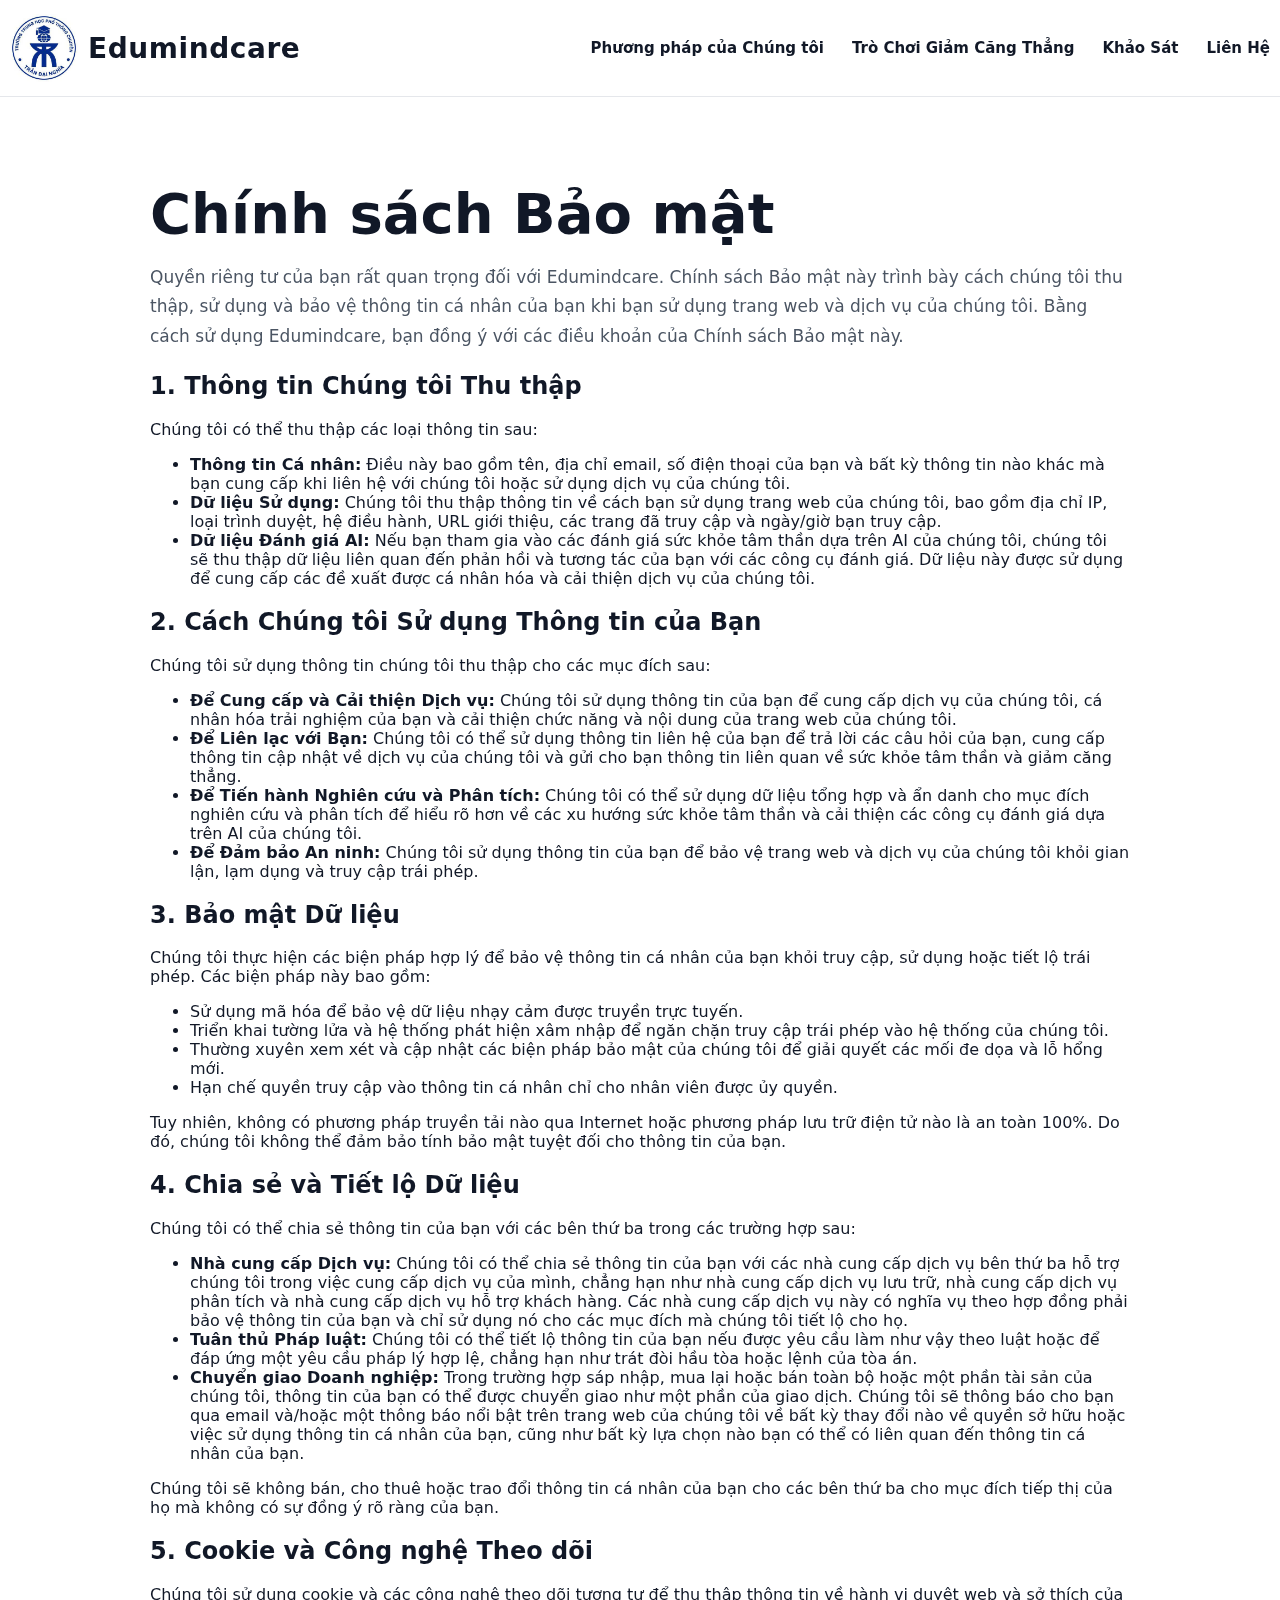
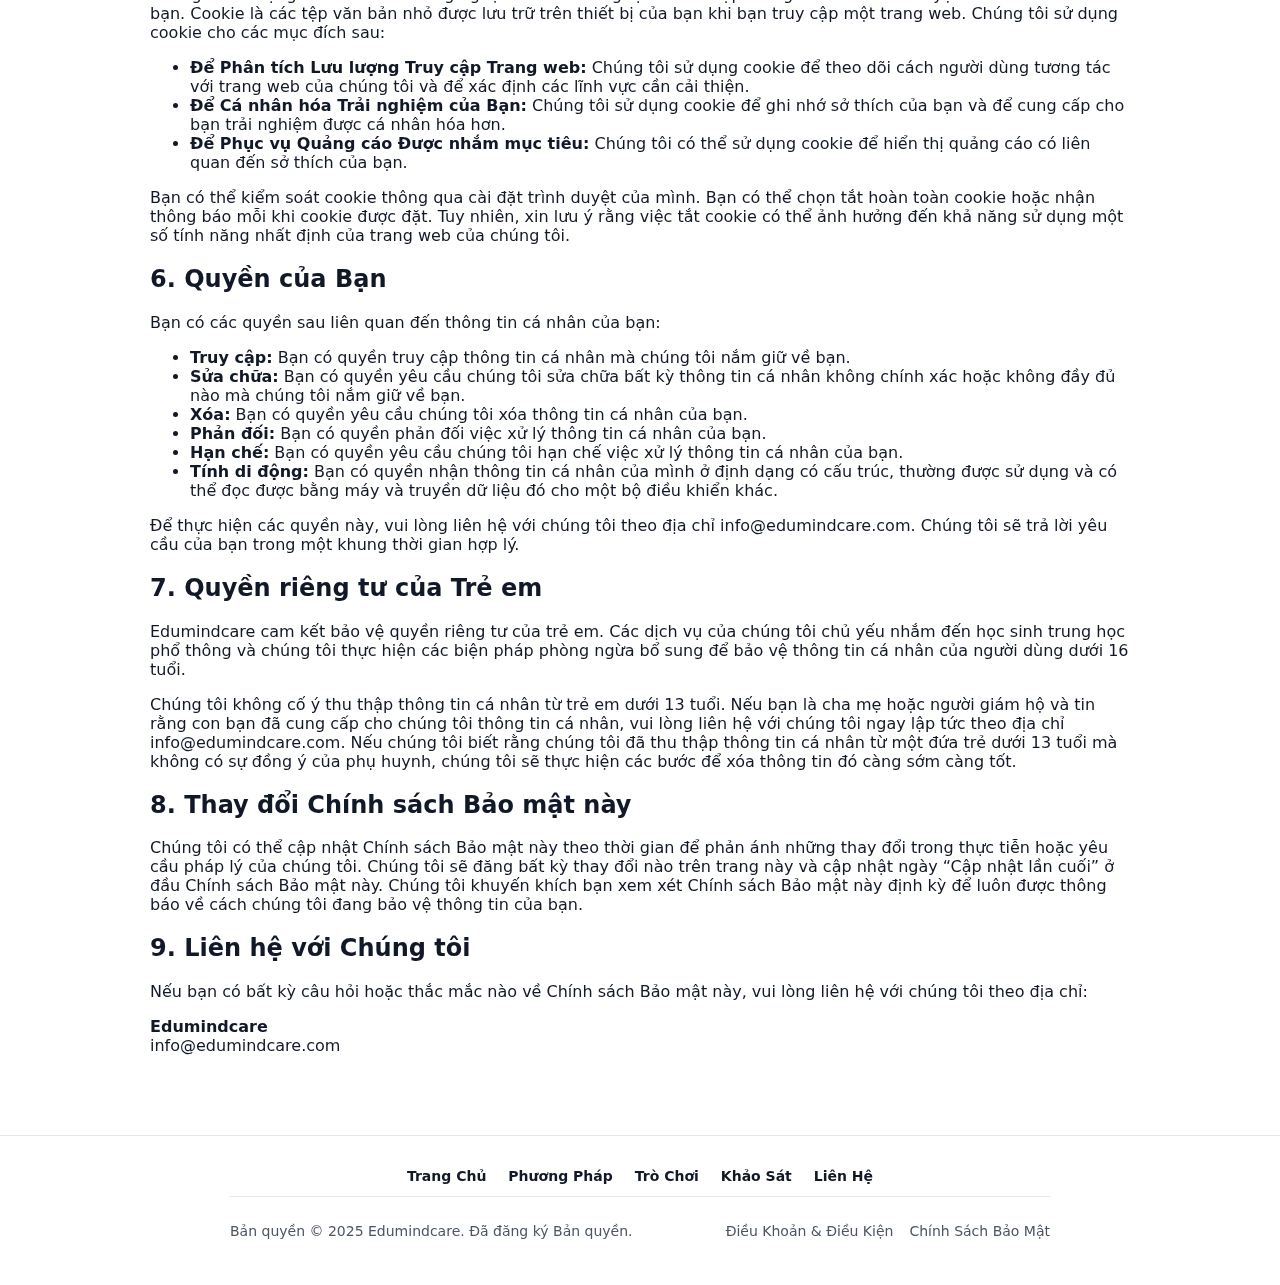
<file: privacy.html>
<!DOCTYPE html>
<html lang="vi">
<head>
<meta charset="utf-8" />
<meta name="viewport" content="width=device-width, initial-scale=1" />
<title>Edumindcare – Chính sách Bảo mật</title>
<style>
  :root{
    --brand:#0ea5e9; /* cyan-500 ring hint for the dot in screenshot */
    --ink:#111827;
    --muted:#4b5563;
    --bg:#ffffff;
    --border:#e5e7eb;
  }
  html{scroll-behavior:smooth}
  body{
    margin:0; background:var(--bg); color:var(--ink);
    font-family:system-ui,-apple-system,Segoe UI,Roboto,Helvetica,Arial,"Noto Sans",sans-serif;
    -webkit-font-smoothing:antialiased; -moz-osx-font-smoothing:grayscale;
  }
  a{color:inherit; text-decoration:none}
  img{max-width:100%; display:block}
  .container{max-width:1260px; padding:0 24px; margin:0 auto}
  /* === Unified Header === */
  .navbar{position:sticky; top:0; z-index:50; background:rgba(255,255,255,.96);
          border-bottom:1px solid var(--border); backdrop-filter:saturate(160%) blur(8px)}
  .nav-row{display:flex; align-items:center; justify-content:space-between; gap:16px; padding:14px 10px}
  .brand{display:flex; align-items:center; gap:10px; font-weight:900; letter-spacing:.02em; font-size:28px}
  .brand-dot{width:16px; height:16px; border:3px solid var(--brand); border-radius:50%}
  .links{display:flex; gap:28px; font-weight:700; font-size:15px}
  .links a[aria-current="page"]{text-decoration:underline}
  /* Sections / utilities */
  .section{padding:64px 0}
  .lead{font-size:17px; color:var(--muted); line-height:1.75}
  .title-hero{font-size:40px; line-height:1.12; font-weight:900}
  @media(min-width:768px){ .title-hero{font-size:56px} }
  .frame{border:1px solid var(--border); border-radius:16px; overflow:hidden}
  .tall{height:520px}
  /* Footer */
  footer{padding:32px 0; border-top:1px solid var(--border)}
  .footer-links{display:flex; gap:22px; justify-content:center; flex-wrap:wrap; font-weight:700; font-size:14px}
  .divider{height:1px; background:var(--border); max-width:820px; margin:12px auto}
  .footer-meta{display:flex; justify-content:space-between; align-items:center; gap:16px; max-width:820px; margin:0 auto; color:var(--muted); font-size:14px}
  /* Reveal */
  .reveal{opacity:0; transform:translateY(14px) scale(.997); filter:blur(3px);
    transition:opacity .7s cubic-bezier(.25,.9,.25,1), transform .7s cubic-bezier(.25,.9,.25,1), filter .7s cubic-bezier(.25,.9,.25,1)}
  .reveal.in-view{opacity:1; transform:none; filter:none}
  @media (prefers-reduced-motion: reduce){ .reveal{transition:none; transform:none; filter:none; opacity:1} }

  .page-title{font-size:40px; line-height:1.12; font-weight:900; margin:22px 0 6px}
  @media(min-width:768px){ .page-title{font-size:56px} }
  .container-narrow{max-width:980px; padding:0 24px; margin:0 auto}

  /* Standardized logo sizing (like index) */
  .brand .logo{height:56px; width:auto; object-fit:contain; display:block}
  @media(min-width:900px){ .brand .logo{height:68px} }
</style>
</head>
<body>

  <header class="navbar">
    <nav class="container nav-row">
      <a class="brand" href="index.html"><img class="logo" src="logo.jpg" alt="Logo Trần Đại Nghĩa"><span>Edumindcare</span></a>
      <div class="links">
        <a href="about.html">Phương pháp của Chúng tôi</a>
        <a href="games.html">Trò Chơi Giảm Căng Thẳng</a>
        <a href="survey.html">Khảo Sát</a>
        <a href="contact.html">Liên Hệ</a>
      </div>
    </nav>
  </header>

<main class="section">
  <div class="container-narrow">

<h1 class="page-title">Chính sách Bảo mật</h1>
<p class="lead">Quyền riêng tư của bạn rất quan trọng đối với Edumindcare. Chính sách Bảo mật này trình bày cách chúng tôi thu thập, sử dụng và bảo vệ thông tin cá nhân của bạn khi bạn sử dụng trang web và dịch vụ của chúng tôi. Bằng cách sử dụng Edumindcare, bạn đồng ý với các điều khoản của Chính sách Bảo mật này.</p>

<h2>1. Thông tin Chúng tôi Thu thập</h2>
<p>Chúng tôi có thể thu thập các loại thông tin sau:</p>
<ul>
  <li><strong>Thông tin Cá nhân:</strong> Điều này bao gồm tên, địa chỉ email, số điện thoại của bạn và bất kỳ thông tin nào khác mà bạn cung cấp khi liên hệ với chúng tôi hoặc sử dụng dịch vụ của chúng tôi.</li>
  <li><strong>Dữ liệu Sử dụng:</strong> Chúng tôi thu thập thông tin về cách bạn sử dụng trang web của chúng tôi, bao gồm địa chỉ IP, loại trình duyệt, hệ điều hành, URL giới thiệu, các trang đã truy cập và ngày/giờ bạn truy cập.</li>
  <li><strong>Dữ liệu Đánh giá AI:</strong> Nếu bạn tham gia vào các đánh giá sức khỏe tâm thần dựa trên AI của chúng tôi, chúng tôi sẽ thu thập dữ liệu liên quan đến phản hồi và tương tác của bạn với các công cụ đánh giá. Dữ liệu này được sử dụng để cung cấp các đề xuất được cá nhân hóa và cải thiện dịch vụ của chúng tôi.</li>
</ul>

<h2>2. Cách Chúng tôi Sử dụng Thông tin của Bạn</h2>
<p>Chúng tôi sử dụng thông tin chúng tôi thu thập cho các mục đích sau:</p>
<ul>
  <li><strong>Để Cung cấp và Cải thiện Dịch vụ:</strong> Chúng tôi sử dụng thông tin của bạn để cung cấp dịch vụ của chúng tôi, cá nhân hóa trải nghiệm của bạn và cải thiện chức năng và nội dung của trang web của chúng tôi.</li>
  <li><strong>Để Liên lạc với Bạn:</strong> Chúng tôi có thể sử dụng thông tin liên hệ của bạn để trả lời các câu hỏi của bạn, cung cấp thông tin cập nhật về dịch vụ của chúng tôi và gửi cho bạn thông tin liên quan về sức khỏe tâm thần và giảm căng thẳng.</li>
  <li><strong>Để Tiến hành Nghiên cứu và Phân tích:</strong> Chúng tôi có thể sử dụng dữ liệu tổng hợp và ẩn danh cho mục đích nghiên cứu và phân tích để hiểu rõ hơn về các xu hướng sức khỏe tâm thần và cải thiện các công cụ đánh giá dựa trên AI của chúng tôi.</li>
  <li><strong>Để Đảm bảo An ninh:</strong> Chúng tôi sử dụng thông tin của bạn để bảo vệ trang web và dịch vụ của chúng tôi khỏi gian lận, lạm dụng và truy cập trái phép.</li>
</ul>

<h2>3. Bảo mật Dữ liệu</h2>
<p>Chúng tôi thực hiện các biện pháp hợp lý để bảo vệ thông tin cá nhân của bạn khỏi truy cập, sử dụng hoặc tiết lộ trái phép. Các biện pháp này bao gồm:</p>
<ul>
  <li>Sử dụng mã hóa để bảo vệ dữ liệu nhạy cảm được truyền trực tuyến.</li>
  <li>Triển khai tường lửa và hệ thống phát hiện xâm nhập để ngăn chặn truy cập trái phép vào hệ thống của chúng tôi.</li>
  <li>Thường xuyên xem xét và cập nhật các biện pháp bảo mật của chúng tôi để giải quyết các mối đe dọa và lỗ hổng mới.</li>
  <li>Hạn chế quyền truy cập vào thông tin cá nhân chỉ cho nhân viên được ủy quyền.</li>
</ul>
<p>Tuy nhiên, không có phương pháp truyền tải nào qua Internet hoặc phương pháp lưu trữ điện tử nào là an toàn 100%. Do đó, chúng tôi không thể đảm bảo tính bảo mật tuyệt đối cho thông tin của bạn.</p>

<h2>4. Chia sẻ và Tiết lộ Dữ liệu</h2>
<p>Chúng tôi có thể chia sẻ thông tin của bạn với các bên thứ ba trong các trường hợp sau:</p>
<ul>
  <li><strong>Nhà cung cấp Dịch vụ:</strong> Chúng tôi có thể chia sẻ thông tin của bạn với các nhà cung cấp dịch vụ bên thứ ba hỗ trợ chúng tôi trong việc cung cấp dịch vụ của mình, chẳng hạn như nhà cung cấp dịch vụ lưu trữ, nhà cung cấp dịch vụ phân tích và nhà cung cấp dịch vụ hỗ trợ khách hàng. Các nhà cung cấp dịch vụ này có nghĩa vụ theo hợp đồng phải bảo vệ thông tin của bạn và chỉ sử dụng nó cho các mục đích mà chúng tôi tiết lộ cho họ.</li>
  <li><strong>Tuân thủ Pháp luật:</strong> Chúng tôi có thể tiết lộ thông tin của bạn nếu được yêu cầu làm như vậy theo luật hoặc để đáp ứng một yêu cầu pháp lý hợp lệ, chẳng hạn như trát đòi hầu tòa hoặc lệnh của tòa án.</li>
  <li><strong>Chuyển giao Doanh nghiệp:</strong> Trong trường hợp sáp nhập, mua lại hoặc bán toàn bộ hoặc một phần tài sản của chúng tôi, thông tin của bạn có thể được chuyển giao như một phần của giao dịch. Chúng tôi sẽ thông báo cho bạn qua email và/hoặc một thông báo nổi bật trên trang web của chúng tôi về bất kỳ thay đổi nào về quyền sở hữu hoặc việc sử dụng thông tin cá nhân của bạn, cũng như bất kỳ lựa chọn nào bạn có thể có liên quan đến thông tin cá nhân của bạn.</li>
</ul>
<p>Chúng tôi sẽ không bán, cho thuê hoặc trao đổi thông tin cá nhân của bạn cho các bên thứ ba cho mục đích tiếp thị của họ mà không có sự đồng ý rõ ràng của bạn.</p>

<h2>5. Cookie và Công nghệ Theo dõi</h2>
<p>Chúng tôi sử dụng cookie và các công nghệ theo dõi tương tự để thu thập thông tin về hành vi duyệt web và sở thích của bạn. Cookie là các tệp văn bản nhỏ được lưu trữ trên thiết bị của bạn khi bạn truy cập một trang web. Chúng tôi sử dụng cookie cho các mục đích sau:</p>
<ul>
  <li><strong>Để Phân tích Lưu lượng Truy cập Trang web:</strong> Chúng tôi sử dụng cookie để theo dõi cách người dùng tương tác với trang web của chúng tôi và để xác định các lĩnh vực cần cải thiện.</li>
  <li><strong>Để Cá nhân hóa Trải nghiệm của Bạn:</strong> Chúng tôi sử dụng cookie để ghi nhớ sở thích của bạn và để cung cấp cho bạn trải nghiệm được cá nhân hóa hơn.</li>
  <li><strong>Để Phục vụ Quảng cáo Được nhắm mục tiêu:</strong> Chúng tôi có thể sử dụng cookie để hiển thị quảng cáo có liên quan đến sở thích của bạn.</li>
</ul>
<p>Bạn có thể kiểm soát cookie thông qua cài đặt trình duyệt của mình. Bạn có thể chọn tắt hoàn toàn cookie hoặc nhận thông báo mỗi khi cookie được đặt. Tuy nhiên, xin lưu ý rằng việc tắt cookie có thể ảnh hưởng đến khả năng sử dụng một số tính năng nhất định của trang web của chúng tôi.</p>

<h2>6. Quyền của Bạn</h2>
<p>Bạn có các quyền sau liên quan đến thông tin cá nhân của bạn:</p>
<ul>
  <li><strong>Truy cập:</strong> Bạn có quyền truy cập thông tin cá nhân mà chúng tôi nắm giữ về bạn.</li>
  <li><strong>Sửa chữa:</strong> Bạn có quyền yêu cầu chúng tôi sửa chữa bất kỳ thông tin cá nhân không chính xác hoặc không đầy đủ nào mà chúng tôi nắm giữ về bạn.</li>
  <li><strong>Xóa:</strong> Bạn có quyền yêu cầu chúng tôi xóa thông tin cá nhân của bạn.</li>
  <li><strong>Phản đối:</strong> Bạn có quyền phản đối việc xử lý thông tin cá nhân của bạn.</li>
  <li><strong>Hạn chế:</strong> Bạn có quyền yêu cầu chúng tôi hạn chế việc xử lý thông tin cá nhân của bạn.</li>
  <li><strong>Tính di động:</strong> Bạn có quyền nhận thông tin cá nhân của mình ở định dạng có cấu trúc, thường được sử dụng và có thể đọc được bằng máy và truyền dữ liệu đó cho một bộ điều khiển khác.</li>
</ul>
<p>Để thực hiện các quyền này, vui lòng liên hệ với chúng tôi theo địa chỉ <a href="mailto:info@edumindcare.com">info@edumindcare.com</a>. Chúng tôi sẽ trả lời yêu cầu của bạn trong một khung thời gian hợp lý.</p>

<h2>7. Quyền riêng tư của Trẻ em</h2>
<p>Edumindcare cam kết bảo vệ quyền riêng tư của trẻ em. Các dịch vụ của chúng tôi chủ yếu nhắm đến học sinh trung học phổ thông và chúng tôi thực hiện các biện pháp phòng ngừa bổ sung để bảo vệ thông tin cá nhân của người dùng dưới 16 tuổi.</p>
<p>Chúng tôi không cố ý thu thập thông tin cá nhân từ trẻ em dưới 13 tuổi. Nếu bạn là cha mẹ hoặc người giám hộ và tin rằng con bạn đã cung cấp cho chúng tôi thông tin cá nhân, vui lòng liên hệ với chúng tôi ngay lập tức theo địa chỉ <a href="mailto:info@edumindcare.com">info@edumindcare.com</a>. Nếu chúng tôi biết rằng chúng tôi đã thu thập thông tin cá nhân từ một đứa trẻ dưới 13 tuổi mà không có sự đồng ý của phụ huynh, chúng tôi sẽ thực hiện các bước để xóa thông tin đó càng sớm càng tốt.</p>

<h2>8. Thay đổi Chính sách Bảo mật này</h2>
<p>Chúng tôi có thể cập nhật Chính sách Bảo mật này theo thời gian để phản ánh những thay đổi trong thực tiễn hoặc yêu cầu pháp lý của chúng tôi. Chúng tôi sẽ đăng bất kỳ thay đổi nào trên trang này và cập nhật ngày “Cập nhật lần cuối” ở đầu Chính sách Bảo mật này. Chúng tôi khuyến khích bạn xem xét Chính sách Bảo mật này định kỳ để luôn được thông báo về cách chúng tôi đang bảo vệ thông tin của bạn.</p>

<h2>9. Liên hệ với Chúng tôi</h2>
<p>Nếu bạn có bất kỳ câu hỏi hoặc thắc mắc nào về Chính sách Bảo mật này, vui lòng liên hệ với chúng tôi theo địa chỉ:</p>
<p><strong>Edumindcare</strong><br/>
<a href="mailto:info@edumindcare.com">info@edumindcare.com</a></p>

  </div>
</main>

  <footer>
    <div class="container" style="text-align:center">
      <div class="footer-links">
        <a href="index.html">Trang Chủ</a>
        <a href="about.html">Phương Pháp</a>
        <a href="games.html">Trò Chơi</a>
        <a href="survey.html">Khảo Sát</a>
        <a href="contact.html">Liên Hệ</a>
      </div>
      <div class="divider"></div>
      <div class="footer-meta">
        <p>Bản quyền © 2025 Edumindcare. Đã đăng ký Bản quyền.</p>
        <div style="display:flex; gap:16px">
          <a href="terms.html">Điều Khoản & Điều Kiện</a>
          <a href="privacy.html">Chính Sách Bảo Mật</a>
        </div>
      </div>
    </div>
  </footer>
  <script>
    const nodes=[...document.querySelectorAll('.reveal')];
    const io=new IntersectionObserver((entries)=>{
      entries.forEach(e=>{ if(e.isIntersecting){ e.target.classList.add('in-view'); io.unobserve(e.target);} });
    },{threshold:.16, rootMargin:'0px 0px -12% 0px'});
    nodes.forEach(n=>io.observe(n));
  </script>

</body>
</html>
</file>
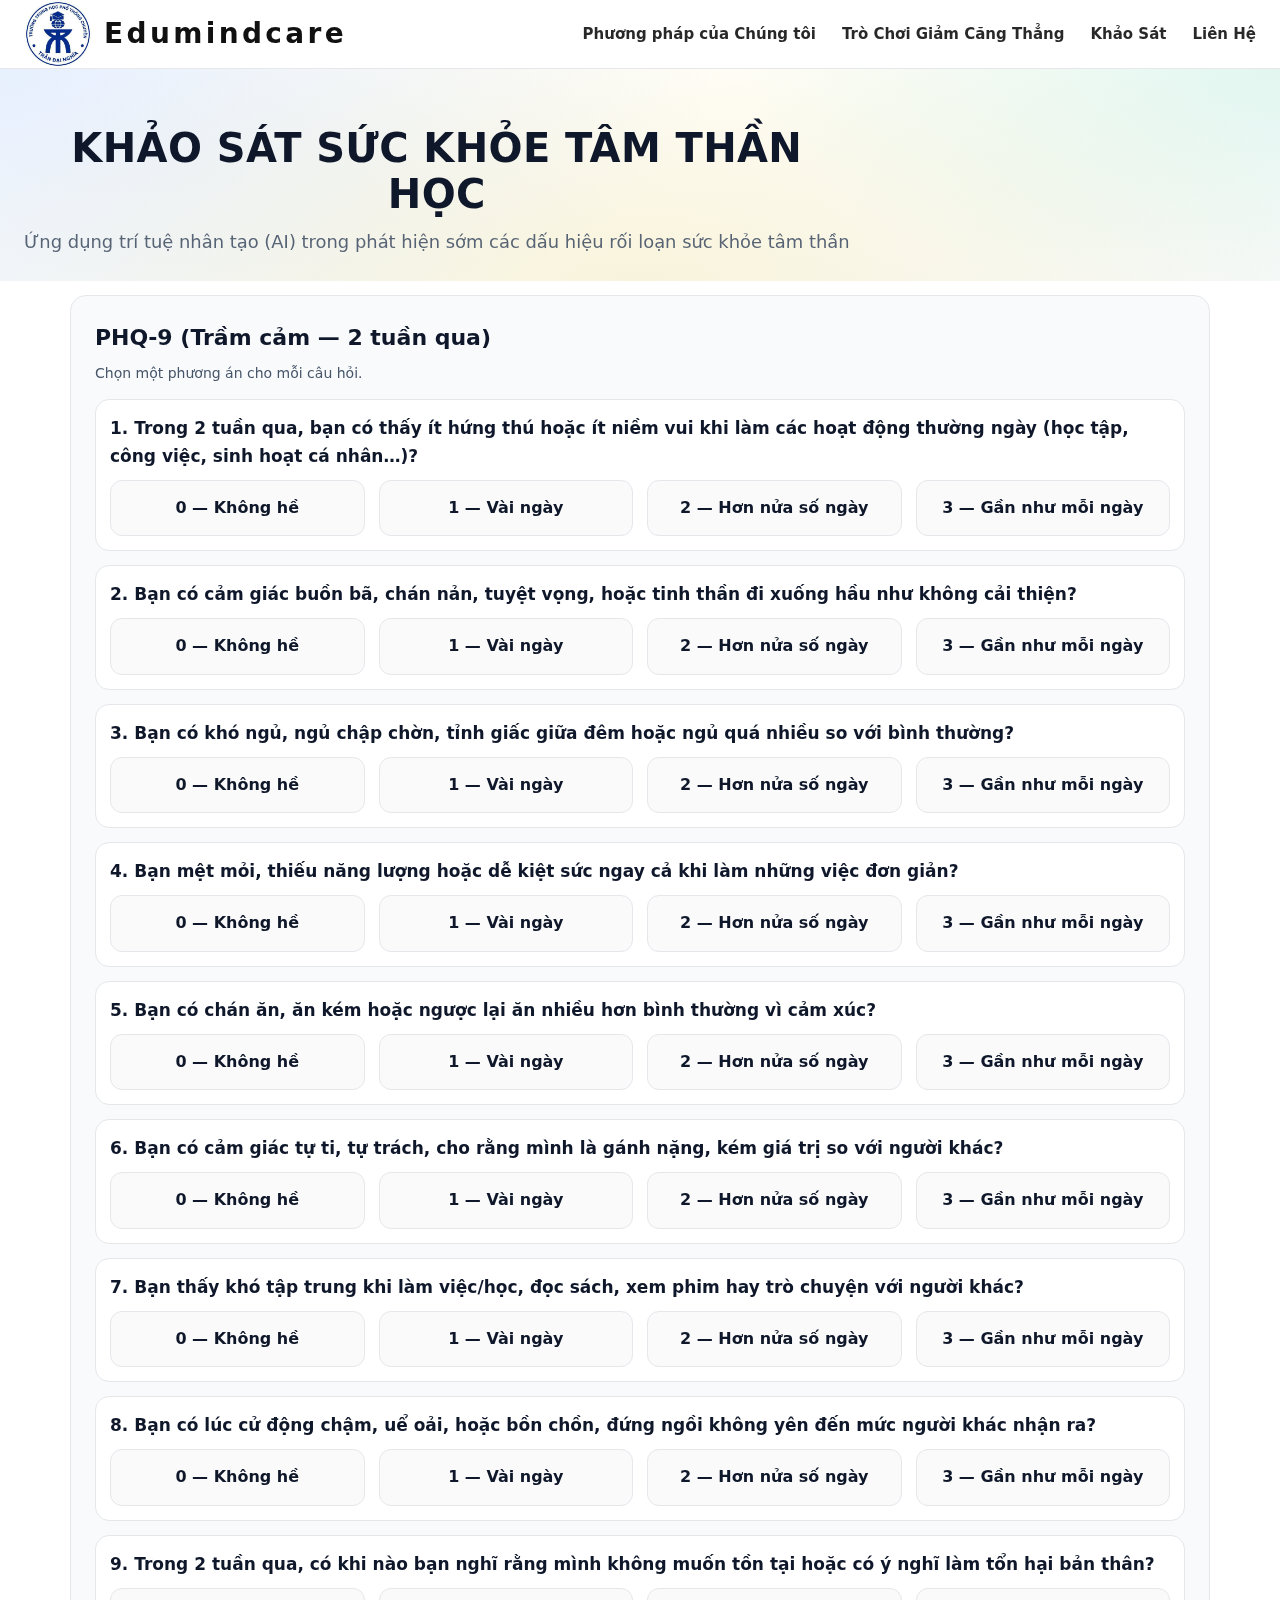
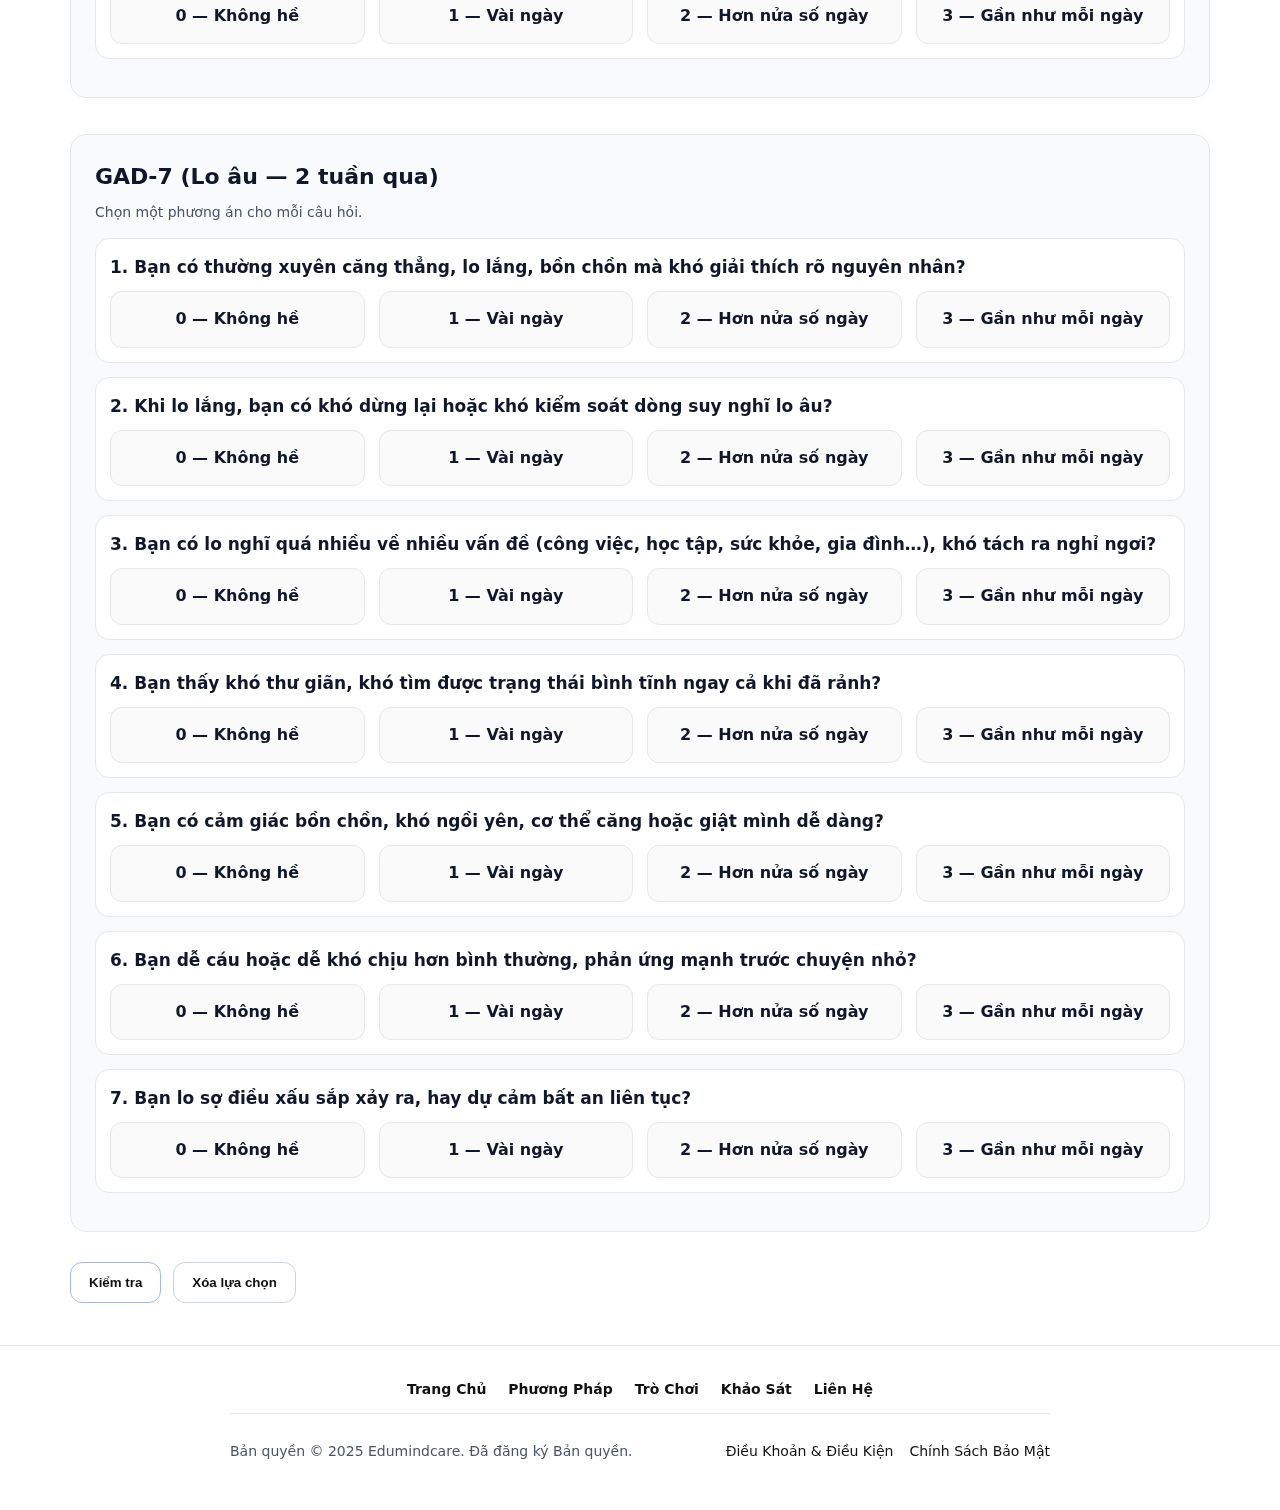
<file: survey.html>
<!DOCTYPE html>
<html lang="vi">
<head>
<meta charset="utf-8" />
<meta name="viewport" content="width=device-width, initial-scale=1" />
<title>Edumindcare – Làm Khảo Sát</title>
<style>

  /* ====== Design tokens ====== */
  :root{
    --brand:#3b82f6;        /* blue-500 */
    --brand-600:#2563eb;
    --ink:#111827;          /* neutral-900 */
    --muted:#4b5563;        /* neutral-600 */
    --bg:#ffffff;
    --gray-50:#f8fafc;
    --border:#e5e7eb;
    --shadow:0 12px 30px rgba(17,24,39,.08);
  }

  /* ====== Base ====== */
  html{scroll-behavior:smooth}
  body{
    margin:0;
    font-family: system-ui, -apple-system, "Segoe UI", Roboto, "Helvetica Neue", Arial, "Noto Sans", sans-serif;
    font-size:16px;
    line-height:1.65;
    color:var(--ink);
    background:var(--bg);
    -webkit-font-smoothing:antialiased;
    -moz-osx-font-smoothing:grayscale;
  }
  img{max-width:100%; display:block}
  a{color:inherit; text-decoration:none}

  /* ====== Layout ====== */
  .container{max-width:1200px; padding:0 20px; margin:0 auto}
  .section{padding:64px 0}
  @media(min-width:1024px){ .section{padding:84px 0} }
  .alt{background:var(--gray-50)}
  .divider{height:1px; background:var(--border)}

  /* ====== Typography (simple & clear) ====== */
  .title-xxl{font-size:44px; line-height:1.15; font-weight:800; letter-spacing:0}
  @media(min-width:768px){ .title-xxl{font-size:56px} }
  .title-xl{font-size:30px; line-height:1.25; font-weight:800}
  @media(min-width:768px){ .title-xl{font-size:38px} }
  .lead{font-size:17px; color:var(--muted)}

  /* ====== Buttons ====== */
  .btn{display:inline-flex; align-items:center; gap:10px; padding:12px 18px; border-radius:12px; font-weight:800}
  .btn-lg{padding:14px 22px; font-size:16px}
  .btn-primary{background:#fff; color:#111; border:1.5px solid rgba(59,130,246,.5); box-shadow:0 10px 20px rgba(59,130,246,.15)}
  .btn-primary:hover{border-color:var(--brand); box-shadow:0 12px 26px rgba(59,130,246,.22)}
  .btn-white{background:#fff; border:1px solid var(--border); color:#111}
  .btn-white:hover{background:#f5f5f5}

  /* ====== Header ====== */
  .navbar{position:sticky; top:0; z-index:50; background:rgba(255,255,255,.95); backdrop-filter:saturate(160%) blur(8px); border-bottom:1px solid var(--border); transition:box-shadow .2s ease}
  .navbar.scrolled{box-shadow:0 6px 18px rgba(17,24,39,.06)}
  .nav-row{display:flex; align-items:center; justify-content:space-between; gap:16px; padding:12px 16px}
  .brand{font-size:28px; font-weight:800}
  @media(min-width:900px){ .brand{font-size:30px} }
  .nav-links{display:none; gap:26px; font-weight:700; font-size:15px}
  .nav-links a{opacity:.9}
  .nav-links a:hover{opacity:1}
  @media(min-width:900px){ .nav-links{display:flex} }

  /* ====== Grid & Media ====== */
  .grid-2{display:grid; grid-template-columns:1fr; gap:28px; align-items:center}
  @media(min-width:1024px){ .grid-2{grid-template-columns:1fr 1fr; gap:44px} }
  .half-img{height:280px; border-radius:16px; overflow:hidden; border:1px solid var(--border); box-shadow:var(--shadow)}
  .half-img>img{width:100%; height:100%; object-fit:cover; object-position:center}
  @media(min-width:768px){ .half-img{height:420px} }
  @media(min-width:1200px){ .half-img{height:520px} }

  /* ====== Hero ====== */
  .hero{display:grid; grid-template-columns:1fr; align-items:stretch}
  @media(min-width:1024px){ .hero{grid-template-columns:1fr 1fr} }
  .hero-text{background:#0b0b0b; color:#fff; padding:36px}
  @media(min-width:640px){ .hero-text{padding:48px} }
  @media(min-width:1024px){ .hero-text{padding:84px 68px} }
  .hero-media{position:relative; height:360px}
  @media(min-width:640px){ .hero-media{height:460px} }
  @media(min-width:1024px){ .hero-media{height:auto} }
  .hero-media img{width:100%; height:100%; object-fit:cover}
  .overlay{position:absolute; inset:0; background:linear-gradient(to top, rgba(0,0,0,.3), transparent 55%)}
  .hero-inner{max-width:720px}
  .hero-lead{color:#d1d5db}

  /* ====== Features ====== */
  .features{display:grid; grid-template-columns:1fr; gap:16px}
  @media(min-width:900px){ .features{grid-template-columns:repeat(3,1fr)} }
  .feature{border:1px solid var(--border); border-radius:14px; padding:20px; background:#fff; transition:transform .2s ease, box-shadow .2s ease}
  .feature:hover{transform:translateY(-2px); box-shadow:var(--shadow)}
  .feature .icon{font-size:24px}
  .feature h4{margin:10px 0 6px; font-size:18px; font-weight:800}

  /* ====== CTA ====== */
  .cta{border:1px solid rgba(59,130,246,.25); background:#fff; border-radius:20px; text-align:center; padding:48px 22px}
  .cta .title{font-size:36px; font-weight:800}

  /* ====== Forms ====== */
  .input{width:100%; padding:12px 14px; border:1px solid #d1d5db; border-radius:10px; outline:none; font-size:16px}
  .input:focus{border-color:var(--brand); box-shadow:0 0 0 3px rgba(59,130,246,.15)}

  /* ====== Reveal animation (smoother) ====== */
  .reveal{
    opacity:0;
    transform:translateY(18px) scale(.995);
    filter:blur(4px);
    transition:
      opacity .8s cubic-bezier(.22,1,.36,1),
      transform .8s cubic-bezier(.22,1,.36,1),
      filter .8s cubic-bezier(.22,1,.36,1);
    will-change:opacity, transform, filter;
  }
  .reveal.in-view{
    opacity:1;
    transform:none;
    filter:none;
  }
  @media (prefers-reduced-motion: reduce){
    .reveal{transition:none; transform:none; filter:none; opacity:1}
  }


  :root{
    --ink:#0f172a;
    --muted:#475569;
    --border:#e5e7eb;
    --brand:#111;
    --link:#111;
    --accent:#3b82f6;
    --card:#f8fafc;
    --good:#10b981; --warn:#f59e0b; --bad:#ef4444;
  }
  html{scroll-behavior:smooth}
  body{margin:0; background:#fff; color:var(--ink);
    font-family:system-ui,-apple-system,Segoe UI,Roboto,Helvetica,Arial,Noto Sans,sans-serif}
  a{color:var(--link); text-decoration:none}
  a:hover{opacity:.8}
  .container{max-width:1200px; padding:0 20px; margin:0 auto}

  /* Header like v6: brand on left, plain links on right */
  .navbar{position:sticky; top:0; z-index:40; background:#fff; border-bottom:1px solid var(--border)}
  .nav-row{display:flex; align-items:center; justify-content:space-between; padding:14px 0}
  .brand{font-weight:900; letter-spacing:.12em; font-size:28px}
  .links{display:flex; align-items:center; gap:28px}
  .links a{font-weight:800; font-size:16px}

  /* Hero */
  .hero{padding:28px 0 8px}
  .hero h1{font-size:40px; line-height:1.15; margin:0 0 6px; font-weight:900}
  .hero p{color:var(--muted); margin:0}

  /* Cards & questions */
  .card{background:var(--card); border:1px solid var(--border); border-radius:16px; padding:16px; margin-top:14px}
  .section-title{font-size:22px; font-weight:900; margin:6px 0 6px}
  .q{padding:14px; background:#fff; border:1px solid var(--border); border-radius:14px; margin:12px 0}
  .q.invalid{border-color:var(--bad); box-shadow:0 0 0 3px rgba(239,68,68,.12)}
  .q h4{margin:0 0 10px; font-size:16px}
  .opt{display:grid; gap:10px}
  .opt.opt-4{grid-template-columns:repeat(4,minmax(0,1fr))}
  .opt.opt-5{grid-template-columns:repeat(5,minmax(0,1fr))}
  .opt label{display:flex; align-items:center; justify-content:center; gap:8px;
             padding:12px 10px; border:1.5px solid var(--border); border-radius:12px;
             cursor:pointer; user-select:none; background:#fafafa; text-align:center;
             font-weight:800; white-space:nowrap}
  input[type=radio]{display:none}
  input[type=radio]:checked + label{border-color:#cbd5e1; background:#eef2ff}

  .subtle{color:var(--muted); font-size:14px}

  /* Plain buttons to match site style */
  .btn{display:inline-flex; align-items:center; justify-content:center; padding:10px 16px;
       border-radius:12px; border:1.5px solid #cbd5e1; background:#fff; color:#111; font-weight:800}
  .btn:hover{border-color:#a5b4fc}
  .btn.secondary{background:#fff}

  /* Result */
  .result{display:none; margin-top:16px}
  .pill{display:inline-block; padding:6px 10px; border-radius:999px; font-weight:800; font-size:12px; margin-right:6px}
  .good{background:rgba(16,185,129,.12); color:var(--good)}
  .warn{background:rgba(245,158,11,.12); color:var(--warn)}
  .bad{background:rgba(239,68,68,.12); color:var(--bad)}

  .alert{display:none; background:#fef2f2; border:1px solid #fecaca; color:#991b1b; border-radius:12px; padding:12px 14px; margin-top:12px; font-size:14px}
  .note{display:none; background:#fff7ed; border:1px solid #fed7aa; color:#9a3412; border-radius:12px; padding:10px 12px; font-size:14px; margin-top:10px}
  .games{display:none; margin-top:14px}
  .game-grid{display:grid; grid-template-columns:repeat(2,minmax(0,1fr)); gap:12px}
  .game{background:#fff; border:1px solid var(--border); border-radius:12px; padding:12px}
  .game h5{margin:0 0 4px; font-size:15px}
  .game p{margin:0; font-size:13px; color:var(--muted)}

  footer{padding:28px 0 36px; border-top:1px solid var(--border); margin-top:26px}
  .footer-row{display:flex; align-items:center; justify-content:space-between; gap:16px; flex-wrap:wrap; color:var(--muted); font-size:14px}
  .footer-links{display:flex; gap:22px; flex-wrap:wrap; font-weight:800}

  /* Active link underline for current page */
  .links a[aria-current="page"]{text-decoration:underline}
  /* Slightly larger max-width to match other pages */
  .container{max-width:1260px; padding:0 24px; margin:0 auto}
  /* Sticky header with subtle blur like site */
  .navbar{position:sticky; top:0; z-index:50; background:rgba(255,255,255,.96);
          border-bottom:1px solid var(--border); backdrop-filter:saturate(160%) blur(8px)}
  /* Spacing polish */
  .hero{padding:36px 0 6px}
  .card{padding:20px}
  .q h4{font-size:17px}
  .btn{padding:12px 18px; border-radius:12px}
  #calcBtn{border-color:#a5b4fc}
  /* Result panel visual */
  #result.card{background:#fff; border:1.5px solid var(--border)}


  /* === Alignment polish for survey === */
  .hero .container, main.container{max-width:980px}
  .hero h1{margin:0 0 8px; font-weight:900; letter-spacing:.01em}
  .hero .subtle{margin:0 0 10px; font-size:17px; line-height:1.7}
  main.container{display:flex; flex-direction:column; gap:22px}
  .card{border:1px solid var(--border); border-radius:16px; padding:24px}
  .section-title{margin:0 0 6px}

  /* === Straight column alignment === */
  .hero .container, main.container{max-width:1140px}
  .q{margin:14px 0}
  .opt{display:grid; grid-template-columns:repeat(4,1fr); gap:14px}
  .opt.opt-5{grid-template-columns:repeat(5,1fr)}
  .opt label{padding:14px 14px; font-size:16px}
  .opt label span.value{min-width:36px; display:inline-block; text-align:center}

  /* === Hero refresh: centered title + cheerful background === */
  .hero{
    padding:56px 0 24px;
    background:
      radial-gradient(1200px 500px at 0% 0%, rgba(59,130,246,.12), transparent 60%),
      radial-gradient(900px 400px at 100% 0%, rgba(16,185,129,.12), transparent 60%),
      radial-gradient(1200px 520px at 50% 100%, rgba(250,204,21,.14), transparent 60%),
      linear-gradient(180deg, #ffffff, #f8fafc);
  }
  .hero .container{
    max-width: 960px;
    text-align:center;
  }
  .hero h1{
    margin: 0 0 10px;
    font-weight: 900;
    letter-spacing: .01em;
  }
  .hero .subtle{
    color:#475569;
    font-size:17px;
    margin:0 auto;
  }


  /* Right-aligned hero copy but centered block */
  .hero-copy{
    max-width: 760px;
    margin: 0 auto;
    text-align: right;
  }


  /* Two-line right-shifted hero text */
  p%;
    max-width: 960px;
    margin-left: auto;  /* push block to the right while staying centered within page grid */
    text-align: right;
    line-height: 1.25;
  }
  .hero-copy-right h1{
    margin: 0 0 .35rem 0;
    font-size: clamp(28px, 4.6vw, 56px);
    font-weight: 800;
    letter-spacing: 0.2px;
  
    white-space: nowrap;}
  .hero-copy-right .subtitle{
    margin: 0;
    font-size: clamp(14px, 1.4vw, 18px);
    opacity: 0.9;
  
    white-space: nowrap;}


/* === Inline Whack-a-mole preview + modal === */
.game{background:#fff; border:1px solid var(--border); border-radius:16px; overflow:hidden; padding:0}
.game .thumb{width:100%; aspect-ratio:16/9; display:block; border-bottom:1px solid var(--border)}
.game .body{padding:12px 14px 16px}
.game h5{margin:0 0 6px; font-size:16px}
.game p{margin:0 0 10px; color:var(--muted); font-size:13px}
.btn.small{padding:8px 12px; font-size:14px; border-radius:10px}

/* Preview art */
.thumb.whack{background:linear-gradient(135deg,#dbeafe,#fef9c3); position:relative}
.thumb.whack::before{content:""; position:absolute; inset:auto 12% 8% 12%; height:55%; border-radius:16px; background:linear-gradient(180deg,#fde68a,#f59e0b); box-shadow:0 8px 16px rgba(245,158,11,.25)}

/* Modal */
.modal{position:fixed; inset:0; background:rgba(2,6,23,.5); display:none; z-index:1000; align-items:center; justify-content:center; padding:18px}
.modal.show{display:flex}
.modal-dialog{width:min(880px,95vw); background:#fff; border-radius:16px; overflow:hidden; border:1px solid var(--border); box-shadow:0 20px 60px rgba(2,6,23,.35)}
.modal-header{display:flex; align-items:center; justify-content:space-between; padding:14px 16px; border-bottom:1px solid var(--border)}
.modal-body{padding:16px}
.modal-close{background:white; border:1px solid var(--border); border-radius:10px; padding:6px 10px; cursor:pointer}
.game-wrap{padding:0}
.game-wrap>*{width:100%}

/* Whack-a-mole (3x3) */
.wam-wrap{display:flex;flex-direction:column;align-items:center;gap:10px}
.wam-hud{display:flex;gap:12px;align-items:center;font-weight:700}
.wam-hud .pill{background:#ecfeff;color:#0369a1;padding:4px 10px;border-radius:999px}
.wam-board{width:min(92vw,420px);aspect-ratio:1/1;display:grid;grid-template-columns:repeat(3,1fr);gap:10px;padding:10px;border-radius:16px;background:#f8fafc;border:1px solid var(--border)}
.wam-hole{position:relative;border-radius:14px;background:#ffffff;box-shadow:inset 0 0 0 1px var(--border),0 6px 14px rgba(15,23,42,.08);overflow:hidden;cursor:pointer;user-select:none}
.wam-mole{position:absolute;inset:auto 12% 6% 12%;height:58%;border-radius:16px;background:linear-gradient(180deg,#fde68a,#f59e0b);display:none;box-shadow:0 8px 16px rgba(245,158,11,.25)}
.wam-hole.active .wam-mole{display:block}
.wam-ctrl{display:flex;gap:10px;margin-top:6px}
.wam-ctrl .btn{padding:10px 14px}


  /* ===== Brand logo (file-based) ===== */
  .brand{display:flex; align-items:center; gap:12px; font-weight:800}
  .brand .logo{height:56px; width:auto; object-fit:contain; display:block}
  @media(min-width:900px){ .brand .logo{height:68px} }


footer{padding:32px 0; border-top:1px solid var(--border)}
.footer-links{display:flex; gap:22px; justify-content:center; flex-wrap:wrap; font-weight:700; font-size:14px}
.divider{height:1px; background:var(--border); max-width:820px; margin:12px auto}
.footer-meta{display:flex; justify-content:space-between; align-items:center; gap:16px; max-width:820px; margin:0 auto; color:var(--muted); font-size:14px}
</style>
</head>
<body>
<header class="navbar" id="navbar">
    <nav class="container nav-row">
      <a href="index.html" class="brand"><img class="logo" src="logo.jpg" alt="Logo Trần Đại Nghĩa"><span>Edumindcare</span></a>
      <div class="nav-links">
        <a href="about.html">Phương pháp của Chúng tôi</a>
        <a href="games.html">Trò Chơi Giảm Căng Thẳng</a>
        <a href="survey.html" aria-current="page">Khảo Sát</a>
        <a href="contact.html">Liên Hệ</a>
      </div>
    </nav>
  </header>

<section class="hero">
  <div class="container"><div class="hero-copy-right"><h1>KHẢO SÁT SỨC KHỎE TÂM THẦN HỌC</h1><p class="subtitle">Ứng dụng trí tuệ nhân tạo (AI) trong phát hiện sớm các dấu hiệu rối loạn sức khỏe tâm thần</p></div></div>
</section>

<main class="container">
  <div id="phq" class="card">
    <h2 class="section-title">PHQ‑9 (Trầm cảm — 2 tuần qua)</h2>
    <div class="subtle">Chọn một phương án cho mỗi câu hỏi.</div>
    <div id="phq-qs"></div>
  </div>

  <div id="gad" class="card">
    <h2 class="section-title">GAD‑7 (Lo âu — 2 tuần qua)</h2>
    <div class="subtle">Chọn một phương án cho mỗi câu hỏi.</div>
    <div id="gad-qs"></div>
  </div>

  <div style="display:flex; gap:12px; margin:8px 0 16px">
    <button id="calcBtn" class="btn">Kiểm tra</button>
    <button id="resetBtn" class="btn secondary">Xóa lựa chọn</button>
  </div>

  <div id="alert" class="alert"></div>

  <div id="result" class="card result">
    <h3 style="margin:6px 0 8px; font-size:20px; font-weight:900">Kết quả dự đoán</h3>
    <div class="subtle">Đây là công cụ sàng lọc – không thay thế tư vấn y khoa.</div>
    <div id="badges" style="margin-top:10px"></div>
    <div id="safety" class="note"></div>
    <div id="games" class="games">
      <h4 style="margin:12px 0 6px; font-size:18px">Gợi ý trò chơi & hoạt động</h4>
      <div id="games-grid" class="game-grid"></div>
      <div style="margin-top:12px"><a class="btn" href="gamelist.html">Xem thêm trò chơi</a></div>
    </div>
  </div>

<div id="gameModal" class="modal" role="dialog" aria-modal="true" aria-hidden="true">
  <div class="modal-dialog">
    <div class="modal-header">
      <h3 id="modalTitle" style="margin:0; font-size:18px; font-weight:800">Chơi</h3>
      <button class="modal-close" id="modalClose">Đóng</button>
    </div>
    <div class="modal-body"><div id="gameMount" class="game-wrap"></div></div>
  </div>
</div>

</main>

<footer>
  <div class="container" style="text-align:center">
    <div class="footer-links">
      <a href="index.html">Trang Chủ</a>
      <a href="about.html">Phương Pháp</a>
      <a href="gamelist.html">Trò Chơi</a>
      <a href="survey.html">Khảo Sát</a>
      <a href="contact.html">Liên Hệ</a>
    </div>
    <div class="divider"></div>
    <div class="footer-meta">
      <p>Bản quyền © 2025 Edumindcare. Đã đăng ký Bản quyền.</p>
      <div style="display:flex; gap:16px">
        <a href="terms.html">Điều Khoản & Điều Kiện</a>
        <a href="privacy.html">Chính Sách Bảo Mật</a>
      </div>
    </div>
  </div>
</footer>

<script>
// Data
const PHQ = [
  "Trong 2 tuần qua, bạn có thấy ít hứng thú hoặc ít niềm vui khi làm các hoạt động thường ngày (học tập, công việc, sinh hoạt cá nhân…)?",
  "Bạn có cảm giác buồn bã, chán nản, tuyệt vọng, hoặc tinh thần đi xuống hầu như không cải thiện?",
  "Bạn có khó ngủ, ngủ chập chờn, tỉnh giấc giữa đêm hoặc ngủ quá nhiều so với bình thường?",
  "Bạn mệt mỏi, thiếu năng lượng hoặc dễ kiệt sức ngay cả khi làm những việc đơn giản?",
  "Bạn có chán ăn, ăn kém hoặc ngược lại ăn nhiều hơn bình thường vì cảm xúc?",
  "Bạn có cảm giác tự ti, tự trách, cho rằng mình là gánh nặng, kém giá trị so với người khác?",
  "Bạn thấy khó tập trung khi làm việc/học, đọc sách, xem phim hay trò chuyện với người khác?",
  "Bạn có lúc cử động chậm, uể oải, hoặc bồn chồn, đứng ngồi không yên đến mức người khác nhận ra?",
  "Trong 2 tuần qua, có khi nào bạn nghĩ rằng mình không muốn tồn tại hoặc có ý nghĩ làm tổn hại bản thân?"
];
const GAD = [
  "Bạn có thường xuyên căng thẳng, lo lắng, bồn chồn mà khó giải thích rõ nguyên nhân?",
  "Khi lo lắng, bạn có khó dừng lại hoặc khó kiểm soát dòng suy nghĩ lo âu?",
  "Bạn có lo nghĩ quá nhiều về nhiều vấn đề (công việc, học tập, sức khỏe, gia đình…), khó tách ra nghỉ ngơi?",
  "Bạn thấy khó thư giãn, khó tìm được trạng thái bình tĩnh ngay cả khi đã rảnh?",
  "Bạn có cảm giác bồn chồn, khó ngồi yên, cơ thể căng hoặc giật mình dễ dàng?",
  "Bạn dễ cáu hoặc dễ khó chịu hơn bình thường, phản ứng mạnh trước chuyện nhỏ?",
  "Bạn lo sợ điều xấu sắp xảy ra, hay dự cảm bất an liên tục?"
];
const LABELS_04 = ["Không hề","Vài ngày","Hơn nửa số ngày","Gần như mỗi ngày"];

function renderScale(container, list, name, labels){
  list.forEach((text, i)=>{
    const q = document.createElement('div');
    q.className = 'q';
    q.dataset.group = name; q.dataset.index = i;
    const h = document.createElement('h4');
    h.textContent = (i+1)+'. '+text;
    q.appendChild(h);
    const opt = document.createElement('div');
    opt.className = 'opt opt-'+labels.length;
    for(let v=0; v<labels.length; v++){
      const id = `${name}-${i}-${v}`;
      const input = Object.assign(document.createElement('input'), {type:'radio', name:`${name}-${i}`, id, value:v});
      const lab = document.createElement('label'); lab.htmlFor = id; lab.textContent = `${v} — ${labels[v]}`;
      opt.appendChild(input); opt.appendChild(lab);
    }
    q.appendChild(opt);
    container.appendChild(q);
  });
}
renderScale(document.getElementById('phq-qs'), PHQ, 'phq', LABELS_04);
renderScale(document.getElementById('gad-qs'), GAD, 'gad', LABELS_04);

function getSum(prefix, count){
  let sum=0, answered=0;
  for(let i=0;i<count;i++){
    const checked = document.querySelector(`input[name="${prefix}-${i}"]:checked`);
    if(checked){ sum+= +checked.value; answered++; }
  }
  return {sum, answered};
}

function interpretPHQLabel(s){
  if(s<=4) return {label:'không/nhẹ', cls:'good'};
  if(s<=9) return {label:'nhẹ', cls:'good'};
  if(s<=14) return {label:'trung bình', cls:'warn'};
  if(s<=19) return {label:'khá nặng', cls:'bad'};
  return {label:'nặng', cls:'bad'};
}
function interpretGADLabel(s){
  if(s<=4) return {label:'tối thiểu', cls:'good'};
  if(s<=9) return {label:'nhẹ', cls:'good'};
  if(s<=14) return {label:'trung bình', cls:'warn'};
  return {label:'nặng', cls:'bad'};
}

const GAMES_LOW=[
  {title:"Tô màu thư giãn",desc:"Tập trung nhẹ nhàng, giúp dịu cảm xúc."},
  {title:"Ghép hình 3×3",desc:"Tăng chú ý ngắn, cảm giác hoàn thành."},
  {title:"Xếp gạch cổ điển",desc:"Nhịp đều, giảm xao nhãng."},
  {title:"Nông trại vui vẻ",desc:"Tác vụ nhỏ, giải tỏa nhẹ."},
  {title:"Sudoku dễ",desc:"Rèn tập trung 5–10 phút."}
];
const GAMES_MED=[
  {title:"Play Together (mini game)",desc:"Tương tác xã hội, giải tỏa áp lực."},
  {title:"Tô màu nâng cao + thở",desc:"Hít thở hộp 4×4×4×4."},
  {title:"Ghép hình lớn",desc:"Chia mục tiêu nhỏ, giảm áp lực."},
  {title:"Đi bộ & nghe nhạc",desc:"10–15 phút, hạ nhịp thần kinh."},
  {title:"Rhythm lite",desc:"Giải phóng năng lượng vừa."}
];
const GAMES_HIGH=[
  {title:"Hít thở 4‑7‑8 + grounding",desc:"Ổn định nhanh 3–5 phút."},
  {title:"Nhật ký 3 phút",desc:"Đặt tên cảm xúc, gỡ rối suy nghĩ."},
  {title:"Action lite 5 phút",desc:"Xả năng lượng có kiểm soát."},
  {title:"Liên hệ người tin cậy",desc:"Trò chuyện làm dịu căng thẳng."},
  {title:"Thiền body scan",desc:"Thư giãn toàn thân ngắn."}
];

function pickFour(arr){ return arr.slice(0,4); }

function validateAll(){
  document.querySelectorAll('.q.invalid').forEach(el=>el.classList.remove('invalid'));
  const missing=[];
  document.querySelectorAll('.q').forEach(q=>{
    const name = `${q.dataset.group}-${q.dataset.index}`;
    const checked = document.querySelector(`input[name="${name}"]:checked`);
    if(!checked){ q.classList.add('invalid'); missing.push(`${q.dataset.group.toUpperCase()}-${+q.dataset.index+1}`); }
  });
  const alertBox=document.getElementById('alert');
  if(missing.length){
    alertBox.style.display='block';
    alertBox.innerHTML="<b>Cần hoàn thiện khảo sát:</b> thiếu câu "+missing.join(', ');
    document.querySelector('.q.invalid').scrollIntoView({behavior:'smooth',block:'center'});
    return false;
  }else{
    alertBox.style.display='none'; alertBox.innerHTML="";
    return true;
  }
}

function computeLabels(){
  const phq=getSum('phq',PHQ.length);
  const gad=getSum('gad',GAD.length);
  return {
    phq:interpretPHQLabel(phq.sum),
    gad:interpretGADLabel(gad.sum),
    suThought:+document.querySelector('input[name="phq-8"]:checked').value
  };
}

document.getElementById('calcBtn').addEventListener('click',()=>{
  if(!validateAll()) return;
  const lv=computeLabels();
  const badges=document.getElementById('badges'); badges.innerHTML="";
  const map={PHQ:lv.phq,GAD:lv.gad};
  Object.keys(map).forEach(k=>{
    const s=document.createElement('span'); s.className='pill '+map[k].cls; s.textContent=`${k}: ${map[k].label}`; badges.appendChild(s);
  });
  const safety=document.getElementById('safety');
  if(lv.suThought>=1){ safety.style.display='block'; safety.innerHTML="<b>Lưu ý an toàn:</b> Nếu có ý nghĩ tự hại, hãy tìm trợ giúp ngay (115 / cơ sở y tế / người tin cậy)."; }
  else { safety.style.display='none'; safety.innerHTML=""; }

  const severe=(lv.phq.cls==='bad')||(lv.gad.cls==='bad');
  const moderate=(lv.phq.cls==='warn')||(lv.gad.cls==='warn');
  const list= severe?pickFour(GAMES_HIGH): (moderate?pickFour(GAMES_MED):pickFour(GAMES_LOW));

  const grid=document.getElementById('games-grid'); grid.innerHTML="";
  list.forEach(g=>{ const c=document.createElement('div'); c.className='game'; c.innerHTML=`<h5>${g.title}</h5><p>${g.desc}</p>`; grid.appendChild(c); });
  document.getElementById('games').style.display='block';

  const result=document.getElementById('result'); result.style.display='block'; result.scrollIntoView({behavior:'smooth',block:'start'});
});

document.getElementById('resetBtn').addEventListener('click',()=>{
  document.querySelectorAll('input[type=radio]').forEach(r=>r.checked=false);
  document.getElementById('alert').style.display='none';
  document.getElementById('result').style.display='none';
  document.querySelectorAll('.q.invalid').forEach(el=>el.classList.remove('invalid'));
});

document.addEventListener('change',e=>{
  if(e.target.matches('input[type=radio]')){
    const [group,idx]=e.target.name.split('-');
    const q=document.querySelector(`.q[data-group="${group}"][data-index="${idx}"]`);
    if(q) q.classList.remove('invalid');
  }
});

// ==== Modal ====
const __modal=(()=>{const el=document.getElementById('gameModal');const titleEl=document.getElementById('modalTitle');const mount=document.getElementById('gameMount');const closeBtn=document.getElementById('modalClose');function open({title,build}){titleEl.textContent=title||'Trò chơi';mount.innerHTML='';build&&build(mount);el.classList.add('show');el.setAttribute('aria-hidden','false')}function close(){el.classList.remove('show');el.setAttribute('aria-hidden','true');mount.innerHTML=''}closeBtn.addEventListener('click',close);el.addEventListener('click',e=>{if(e.target===el)close()});document.addEventListener('keydown',e=>{if(e.key==='Escape'&&el.classList.contains('show'))close()});return{open,close}})();

// ==== Whack-a-mole builder ====

function buildWhack(m){
  const wrap=document.createElement('div'); wrap.className='wam-wrap';
  const hud=document.createElement('div'); hud.className='wam-hud';
  hud.innerHTML='<span class="pill" id="wamTime">30s</span><span class="pill">Điểm: <b id="wamScore">0</b></span><span class="pill">Cấp: <b id="wamLv">1</b></span>';
  const board=document.createElement('div'); board.className='wam-board';
  for(let i=0;i<9;i++){ const h=document.createElement('div'); h.className='wam-hole'; h.innerHTML='<div class="wam-mole"></div>'; board.appendChild(h); }
  const ctrl=document.createElement('div'); ctrl.className='wam-ctrl'; ctrl.innerHTML='<button class="btn" id="wamStart">Bắt đầu</button>';
  wrap.appendChild(hud); wrap.appendChild(board); wrap.appendChild(ctrl); m.appendChild(wrap);

  // Progressive difficulty:
  // - Level increases mỗi 6s => giảm thời gian giữa lần xuất hiện (spawnRate) và rút ngắn thời gian hiện (life)
  // - Sau 18s, có thể xuất hiện 2 nốt cùng lúc (multiSpawn)
  let gameTimer=null, spawnTimer=null, level=1, left=30, score=0;
  let spawnRate=900;     // ms, sẽ giảm theo level
  let life=900;          // thời gian một "chuột" tồn tại (ms)
  let multiSpawn=false;
  const holes=[...board.children];

  function setLevelByTime(){
    const elapsed = 30-left; // s
    const newLv = 1 + Math.floor(elapsed/6); // 1..5
    if(newLv!==level){
      level=newLv;
      document.getElementById('wamLv').textContent=level;
      // scale difficulty
      spawnRate = Math.max(350, 900 - (level-1)*120);
      life = Math.max(350, 900 - (level-1)*130);
      if(elapsed>=18) multiSpawn=true;
      restartSpawner();
    }
  }

  function spawnOnce(){
    // clear expired moles
    holes.forEach(h=>h.classList.remove('active'));
    // choose 1 or 2 holes
    const count = multiSpawn ? 1 + Math.round(Math.random()) : 1;
    const picks = [];
    while(picks.length<count){
      const idx = Math.floor(Math.random()*holes.length);
      if(!picks.includes(idx)) picks.push(idx);
    }
    picks.forEach(i=>{
      const hole = holes[i];
      hole.classList.add('active');
      // auto hide after life
      setTimeout(()=> hole.classList.remove('active'), life);
    });
  }

  function restartSpawner(){
    if(spawnTimer) clearInterval(spawnTimer);
    spawnTimer = setInterval(spawnOnce, spawnRate);
  }

  board.addEventListener('click',e=>{
    const hole=e.target.closest('.wam-hole'); if(!hole) return;
    if(hole.classList.contains('active')){
      score++; document.getElementById('wamScore').textContent=score;
      hole.classList.remove('active');
    }
  });

  document.getElementById('wamStart').addEventListener('click',()=>{
    // reset
    score=0; left=30; level=1; spawnRate=900; life=900; multiSpawn=false;
    document.getElementById('wamScore').textContent='0';
    document.getElementById('wamTime').textContent='30s';
    document.getElementById('wamLv').textContent='1';
    holes.forEach(h=>h.classList.remove('active'));

    // start timers
    if(gameTimer) clearInterval(gameTimer);
    if(spawnTimer) clearInterval(spawnTimer);
    gameTimer = setInterval(()=>{
      left--; document.getElementById('wamTime').textContent=left+'s';
      setLevelByTime();
      if(left<=0){
        clearInterval(gameTimer); clearInterval(spawnTimer);
        holes.forEach(h=>h.classList.remove('active'));
      }
    },1000);
    restartSpawner();
    spawnOnce(); // immediate first
  });
}


// ==== Render: only one game card ====
function renderInlineGames(){
  const grid=document.getElementById('games-grid'); if(!grid) return;
  grid.innerHTML='';
  const card=document.createElement('div'); card.className='game';
  card.innerHTML=`<div class="thumb whack"></div>
    <div class="body">
      <h5>Đập chuột (Whack‑a‑mole)</h5>
      <p>Chạm vào chuột chũi khi xuất hiện để ghi điểm trong 30s.</p>
      <button class="btn small">Chơi</button>
    </div>`;
  card.querySelector('button').addEventListener('click',()=>__modal.open({title:'Đập chuột (Whack‑a‑mole)',build:buildWhack}));
  card.querySelector('.thumb').addEventListener('click',()=>__modal.open({title:'Đập chuột (Whack‑a‑mole)',build:buildWhack}));
  grid.appendChild(card);
}

document.getElementById('calcBtn')?.addEventListener('click', ()=> { setTimeout(()=> renderInlineGames(), 0); });

</script>
</body>
</html>
</file>
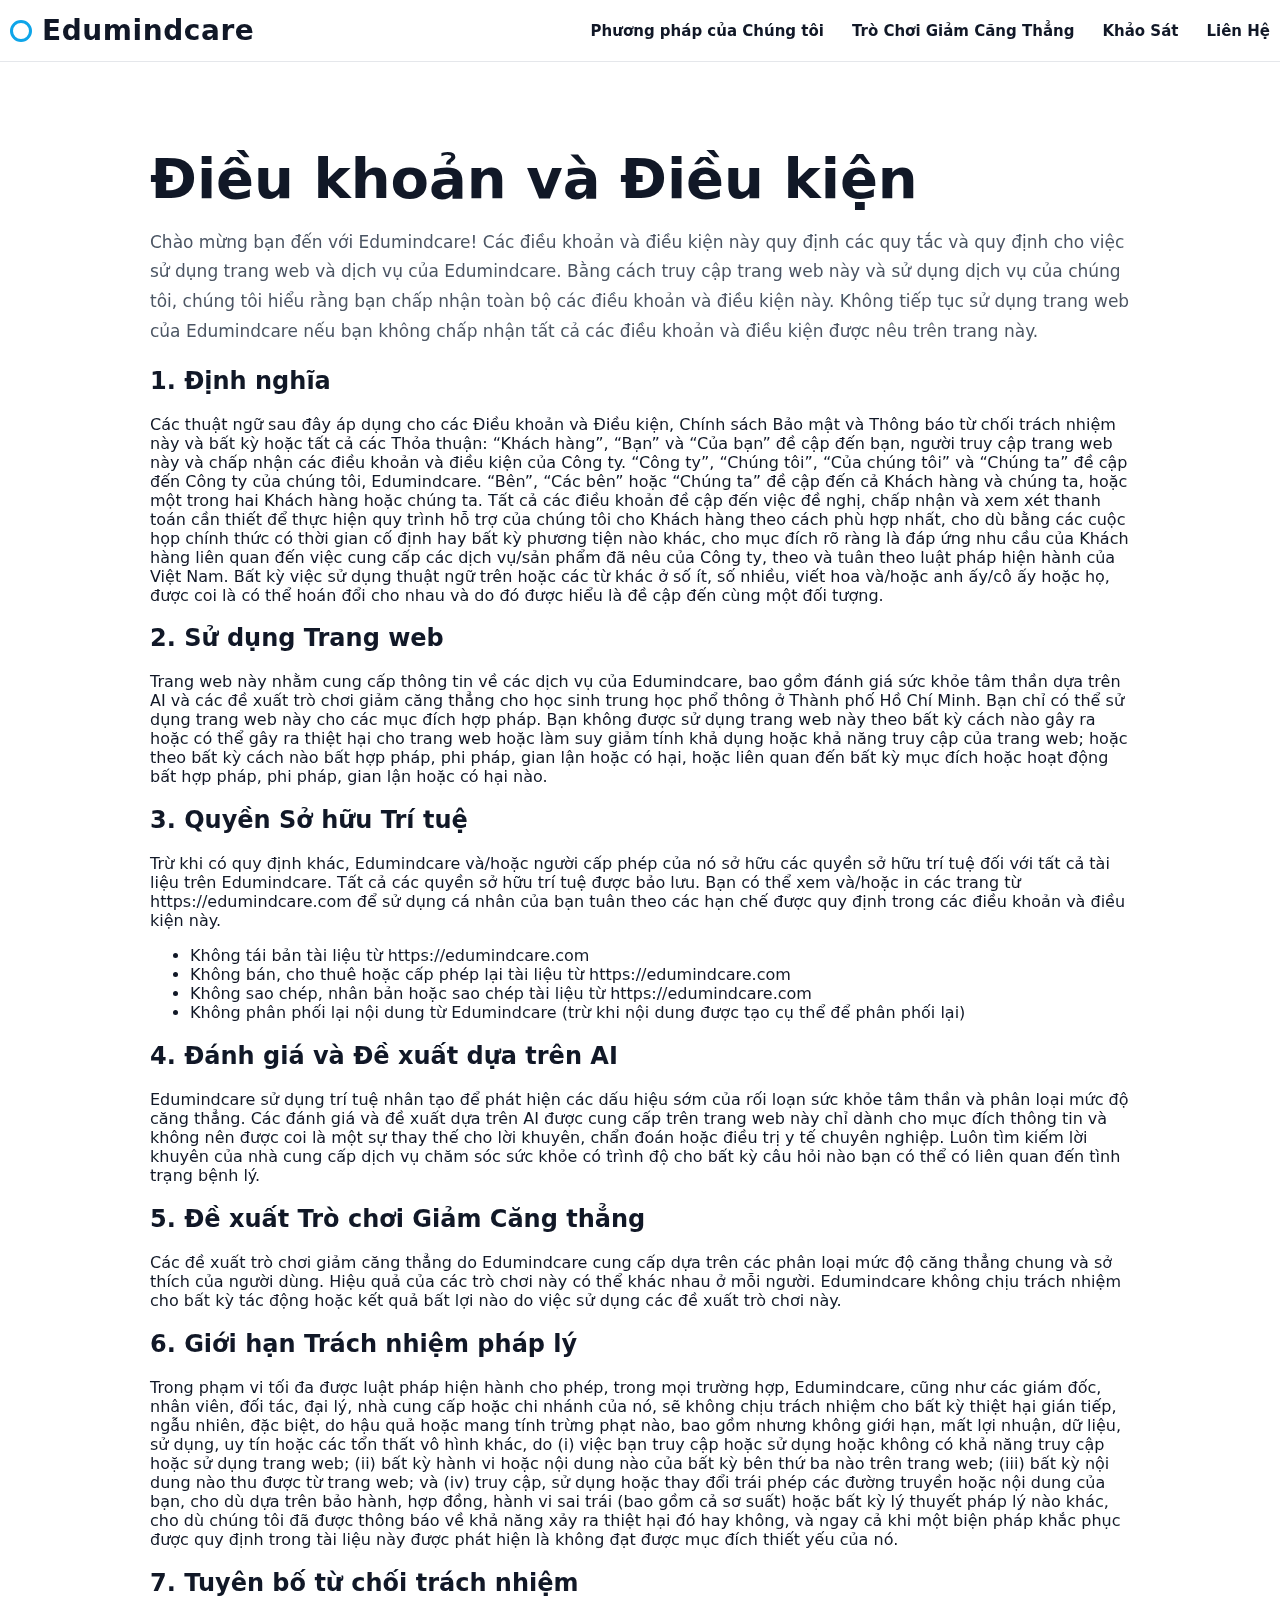
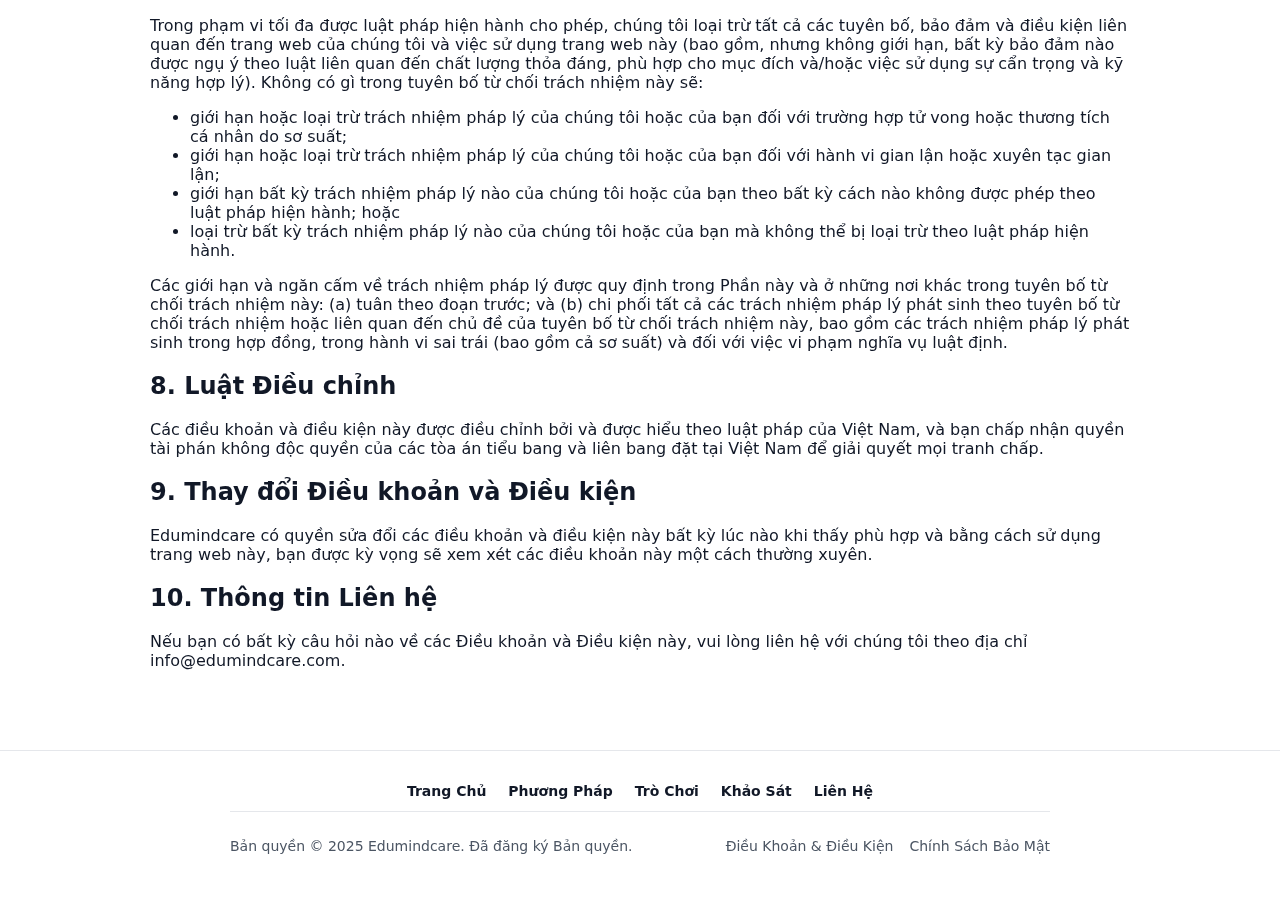
<file: terms.html>
<!DOCTYPE html>
<html lang="vi">
<head>
<meta charset="utf-8" />
<meta name="viewport" content="width=device-width, initial-scale=1" />
<title>Edumindcare – Điều khoản & Điều kiện</title>
<style>
  :root{
    --brand:#0ea5e9; /* cyan-500 ring hint for the dot in screenshot */
    --ink:#111827;
    --muted:#4b5563;
    --bg:#ffffff;
    --border:#e5e7eb;
  }
  html{scroll-behavior:smooth}
  body{
    margin:0; background:var(--bg); color:var(--ink);
    font-family:system-ui,-apple-system,Segoe UI,Roboto,Helvetica,Arial,"Noto Sans",sans-serif;
    -webkit-font-smoothing:antialiased; -moz-osx-font-smoothing:grayscale;
  }
  a{color:inherit; text-decoration:none}
  img{max-width:100%; display:block}
  .container{max-width:1260px; padding:0 24px; margin:0 auto}
  /* === Unified Header === */
  .navbar{position:sticky; top:0; z-index:50; background:rgba(255,255,255,.96);
          border-bottom:1px solid var(--border); backdrop-filter:saturate(160%) blur(8px)}
  .nav-row{display:flex; align-items:center; justify-content:space-between; gap:16px; padding:14px 10px}
  .brand{display:flex; align-items:center; gap:10px; font-weight:900; letter-spacing:.02em; font-size:28px}
  .brand-dot{width:16px; height:16px; border:3px solid var(--brand); border-radius:50%}
  .links{display:flex; gap:28px; font-weight:700; font-size:15px}
  .links a[aria-current="page"]{text-decoration:underline}
  /* Sections / utilities */
  .section{padding:64px 0}
  .lead{font-size:17px; color:var(--muted); line-height:1.75}
  .title-hero{font-size:40px; line-height:1.12; font-weight:900}
  @media(min-width:768px){ .title-hero{font-size:56px} }
  .frame{border:1px solid var(--border); border-radius:16px; overflow:hidden}
  .tall{height:520px}
  /* Footer */
  footer{padding:32px 0; border-top:1px solid var(--border)}
  .footer-links{display:flex; gap:22px; justify-content:center; flex-wrap:wrap; font-weight:700; font-size:14px}
  .divider{height:1px; background:var(--border); max-width:820px; margin:12px auto}
  .footer-meta{display:flex; justify-content:space-between; align-items:center; gap:16px; max-width:820px; margin:0 auto; color:var(--muted); font-size:14px}
  /* Reveal */
  .reveal{opacity:0; transform:translateY(14px) scale(.997); filter:blur(3px);
    transition:opacity .7s cubic-bezier(.25,.9,.25,1), transform .7s cubic-bezier(.25,.9,.25,1), filter .7s cubic-bezier(.25,.9,.25,1)}
  .reveal.in-view{opacity:1; transform:none; filter:none}
  @media (prefers-reduced-motion: reduce){ .reveal{transition:none; transform:none; filter:none; opacity:1} }

  .page-title{font-size:40px; line-height:1.12; font-weight:900; margin:22px 0 6px}
  @media(min-width:768px){ .page-title{font-size:56px} }
  .container-narrow{max-width:980px; padding:0 24px; margin:0 auto}
</style>
</head>
<body>

  <header class="navbar">
    <nav class="container nav-row">
      <a class="brand" href="index.html"><span class="brand-dot" aria-hidden="true"></span> <span>Edumindcare</span></a>
      <div class="links">
        <a href="about.html">Phương pháp của Chúng tôi</a>
        <a href="games.html">Trò Chơi Giảm Căng Thẳng</a>
        <a href="survey.html">Khảo Sát</a>
        <a href="contact.html">Liên Hệ</a>
      </div>
    </nav>
  </header>

<main class="section">
  <div class="container-narrow">

<h1 class="page-title">Điều khoản và Điều kiện</h1>
<p class="lead">Chào mừng bạn đến với Edumindcare! Các điều khoản và điều kiện này quy định các quy tắc và quy định cho việc sử dụng trang web và dịch vụ của Edumindcare. Bằng cách truy cập trang web này và sử dụng dịch vụ của chúng tôi, chúng tôi hiểu rằng bạn chấp nhận toàn bộ các điều khoản và điều kiện này. Không tiếp tục sử dụng trang web của Edumindcare nếu bạn không chấp nhận tất cả các điều khoản và điều kiện được nêu trên trang này.</p>

<h2>1. Định nghĩa</h2>
<p>Các thuật ngữ sau đây áp dụng cho các Điều khoản và Điều kiện, Chính sách Bảo mật và Thông báo từ chối trách nhiệm này và bất kỳ hoặc tất cả các Thỏa thuận: “Khách hàng”, “Bạn” và “Của bạn” đề cập đến bạn, người truy cập trang web này và chấp nhận các điều khoản và điều kiện của Công ty. “Công ty”, “Chúng tôi”, “Của chúng tôi” và “Chúng ta” đề cập đến Công ty của chúng tôi, Edumindcare. “Bên”, “Các bên” hoặc “Chúng ta” đề cập đến cả Khách hàng và chúng ta, hoặc một trong hai Khách hàng hoặc chúng ta. Tất cả các điều khoản đề cập đến việc đề nghị, chấp nhận và xem xét thanh toán cần thiết để thực hiện quy trình hỗ trợ của chúng tôi cho Khách hàng theo cách phù hợp nhất, cho dù bằng các cuộc họp chính thức có thời gian cố định hay bất kỳ phương tiện nào khác, cho mục đích rõ ràng là đáp ứng nhu cầu của Khách hàng liên quan đến việc cung cấp các dịch vụ/sản phẩm đã nêu của Công ty, theo và tuân theo luật pháp hiện hành của Việt Nam. Bất kỳ việc sử dụng thuật ngữ trên hoặc các từ khác ở số ít, số nhiều, viết hoa và/hoặc anh ấy/cô ấy hoặc họ, được coi là có thể hoán đổi cho nhau và do đó được hiểu là đề cập đến cùng một đối tượng.</p>

<h2>2. Sử dụng Trang web</h2>
<p>Trang web này nhằm cung cấp thông tin về các dịch vụ của Edumindcare, bao gồm đánh giá sức khỏe tâm thần dựa trên AI và các đề xuất trò chơi giảm căng thẳng cho học sinh trung học phổ thông ở Thành phố Hồ Chí Minh. Bạn chỉ có thể sử dụng trang web này cho các mục đích hợp pháp. Bạn không được sử dụng trang web này theo bất kỳ cách nào gây ra hoặc có thể gây ra thiệt hại cho trang web hoặc làm suy giảm tính khả dụng hoặc khả năng truy cập của trang web; hoặc theo bất kỳ cách nào bất hợp pháp, phi pháp, gian lận hoặc có hại, hoặc liên quan đến bất kỳ mục đích hoặc hoạt động bất hợp pháp, phi pháp, gian lận hoặc có hại nào.</p>

<h2>3. Quyền Sở hữu Trí tuệ</h2>
<p>Trừ khi có quy định khác, Edumindcare và/hoặc người cấp phép của nó sở hữu các quyền sở hữu trí tuệ đối với tất cả tài liệu trên Edumindcare. Tất cả các quyền sở hữu trí tuệ được bảo lưu. Bạn có thể xem và/hoặc in các trang từ https://edumindcare.com để sử dụng cá nhân của bạn tuân theo các hạn chế được quy định trong các điều khoản và điều kiện này.</p>
<ul>
  <li>Không tái bản tài liệu từ https://edumindcare.com</li>
  <li>Không bán, cho thuê hoặc cấp phép lại tài liệu từ https://edumindcare.com</li>
  <li>Không sao chép, nhân bản hoặc sao chép tài liệu từ https://edumindcare.com</li>
  <li>Không phân phối lại nội dung từ Edumindcare (trừ khi nội dung được tạo cụ thể để phân phối lại)</li>
</ul>

<h2>4. Đánh giá và Đề xuất dựa trên AI</h2>
<p>Edumindcare sử dụng trí tuệ nhân tạo để phát hiện các dấu hiệu sớm của rối loạn sức khỏe tâm thần và phân loại mức độ căng thẳng. Các đánh giá và đề xuất dựa trên AI được cung cấp trên trang web này chỉ dành cho mục đích thông tin và không nên được coi là một sự thay thế cho lời khuyên, chẩn đoán hoặc điều trị y tế chuyên nghiệp. Luôn tìm kiếm lời khuyên của nhà cung cấp dịch vụ chăm sóc sức khỏe có trình độ cho bất kỳ câu hỏi nào bạn có thể có liên quan đến tình trạng bệnh lý.</p>

<h2>5. Đề xuất Trò chơi Giảm Căng thẳng</h2>
<p>Các đề xuất trò chơi giảm căng thẳng do Edumindcare cung cấp dựa trên các phân loại mức độ căng thẳng chung và sở thích của người dùng. Hiệu quả của các trò chơi này có thể khác nhau ở mỗi người. Edumindcare không chịu trách nhiệm cho bất kỳ tác động hoặc kết quả bất lợi nào do việc sử dụng các đề xuất trò chơi này.</p>

<h2>6. Giới hạn Trách nhiệm pháp lý</h2>
<p>Trong phạm vi tối đa được luật pháp hiện hành cho phép, trong mọi trường hợp, Edumindcare, cũng như các giám đốc, nhân viên, đối tác, đại lý, nhà cung cấp hoặc chi nhánh của nó, sẽ không chịu trách nhiệm cho bất kỳ thiệt hại gián tiếp, ngẫu nhiên, đặc biệt, do hậu quả hoặc mang tính trừng phạt nào, bao gồm nhưng không giới hạn, mất lợi nhuận, dữ liệu, sử dụng, uy tín hoặc các tổn thất vô hình khác, do (i) việc bạn truy cập hoặc sử dụng hoặc không có khả năng truy cập hoặc sử dụng trang web; (ii) bất kỳ hành vi hoặc nội dung nào của bất kỳ bên thứ ba nào trên trang web; (iii) bất kỳ nội dung nào thu được từ trang web; và (iv) truy cập, sử dụng hoặc thay đổi trái phép các đường truyền hoặc nội dung của bạn, cho dù dựa trên bảo hành, hợp đồng, hành vi sai trái (bao gồm cả sơ suất) hoặc bất kỳ lý thuyết pháp lý nào khác, cho dù chúng tôi đã được thông báo về khả năng xảy ra thiệt hại đó hay không, và ngay cả khi một biện pháp khắc phục được quy định trong tài liệu này được phát hiện là không đạt được mục đích thiết yếu của nó.</p>

<h2>7. Tuyên bố từ chối trách nhiệm</h2>
<p>Trong phạm vi tối đa được luật pháp hiện hành cho phép, chúng tôi loại trừ tất cả các tuyên bố, bảo đảm và điều kiện liên quan đến trang web của chúng tôi và việc sử dụng trang web này (bao gồm, nhưng không giới hạn, bất kỳ bảo đảm nào được ngụ ý theo luật liên quan đến chất lượng thỏa đáng, phù hợp cho mục đích và/hoặc việc sử dụng sự cẩn trọng và kỹ năng hợp lý). Không có gì trong tuyên bố từ chối trách nhiệm này sẽ:</p>
<ul>
  <li>giới hạn hoặc loại trừ trách nhiệm pháp lý của chúng tôi hoặc của bạn đối với trường hợp tử vong hoặc thương tích cá nhân do sơ suất;</li>
  <li>giới hạn hoặc loại trừ trách nhiệm pháp lý của chúng tôi hoặc của bạn đối với hành vi gian lận hoặc xuyên tạc gian lận;</li>
  <li>giới hạn bất kỳ trách nhiệm pháp lý nào của chúng tôi hoặc của bạn theo bất kỳ cách nào không được phép theo luật pháp hiện hành; hoặc</li>
  <li>loại trừ bất kỳ trách nhiệm pháp lý nào của chúng tôi hoặc của bạn mà không thể bị loại trừ theo luật pháp hiện hành.</li>
</ul>
<p>Các giới hạn và ngăn cấm về trách nhiệm pháp lý được quy định trong Phần này và ở những nơi khác trong tuyên bố từ chối trách nhiệm này: (a) tuân theo đoạn trước; và (b) chi phối tất cả các trách nhiệm pháp lý phát sinh theo tuyên bố từ chối trách nhiệm hoặc liên quan đến chủ đề của tuyên bố từ chối trách nhiệm này, bao gồm các trách nhiệm pháp lý phát sinh trong hợp đồng, trong hành vi sai trái (bao gồm cả sơ suất) và đối với việc vi phạm nghĩa vụ luật định.</p>

<h2>8. Luật Điều chỉnh</h2>
<p>Các điều khoản và điều kiện này được điều chỉnh bởi và được hiểu theo luật pháp của Việt Nam, và bạn chấp nhận quyền tài phán không độc quyền của các tòa án tiểu bang và liên bang đặt tại Việt Nam để giải quyết mọi tranh chấp.</p>

<h2>9. Thay đổi Điều khoản và Điều kiện</h2>
<p>Edumindcare có quyền sửa đổi các điều khoản và điều kiện này bất kỳ lúc nào khi thấy phù hợp và bằng cách sử dụng trang web này, bạn được kỳ vọng sẽ xem xét các điều khoản này một cách thường xuyên.</p>

<h2>10. Thông tin Liên hệ</h2>
<p>Nếu bạn có bất kỳ câu hỏi nào về các Điều khoản và Điều kiện này, vui lòng liên hệ với chúng tôi theo địa chỉ <a href="mailto:info@edumindcare.com">info@edumindcare.com</a>.</p>

  </div>
</main>

  <footer>
    <div class="container" style="text-align:center">
      <div class="footer-links">
        <a href="index.html">Trang Chủ</a>
        <a href="about.html">Phương Pháp</a>
        <a href="games.html">Trò Chơi</a>
        <a href="survey.html">Khảo Sát</a>
        <a href="contact.html">Liên Hệ</a>
      </div>
      <div class="divider"></div>
      <div class="footer-meta">
        <p>Bản quyền © 2025 Edumindcare. Đã đăng ký Bản quyền.</p>
        <div style="display:flex; gap:16px">
          <a href="terms.html">Điều Khoản & Điều Kiện</a>
          <a href="privacy.html">Chính Sách Bảo Mật</a>
        </div>
      </div>
    </div>
  </footer>
  <script>
    const nodes=[...document.querySelectorAll('.reveal')];
    const io=new IntersectionObserver((entries)=>{
      entries.forEach(e=>{ if(e.isIntersecting){ e.target.classList.add('in-view'); io.unobserve(e.target);} });
    },{threshold:.16, rootMargin:'0px 0px -12% 0px'});
    nodes.forEach(n=>io.observe(n));
  </script>

</body>
</html>
</file>
